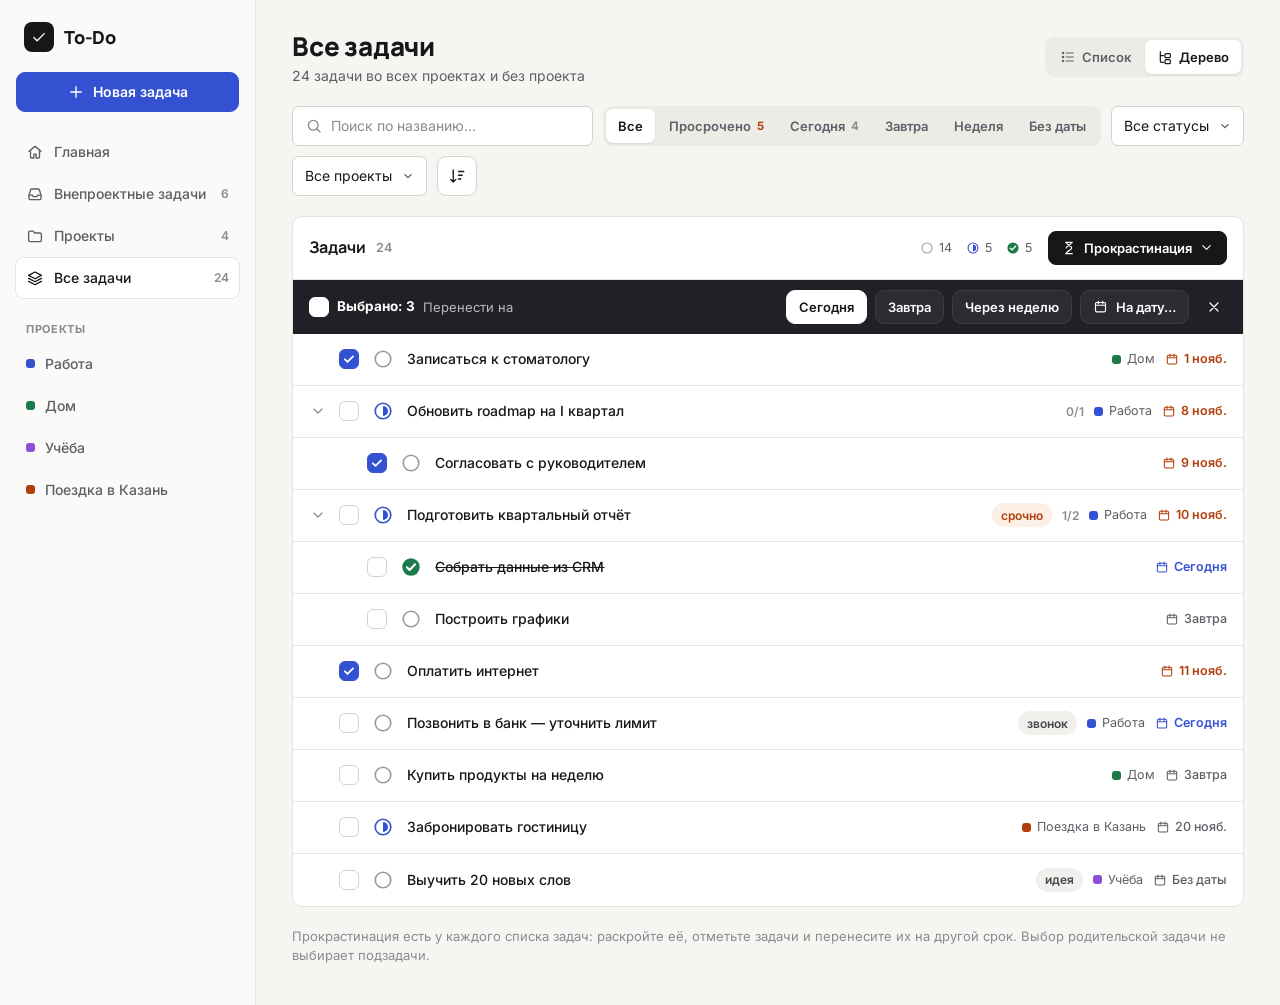
<file: todo-design/screens/all-tasks.html>
<!doctype html>
<html lang="ru">
<head>
<meta charset="utf-8">
<meta name="viewport" content="width=device-width, initial-scale=1">
<title>Все задачи — To-Do</title>
<link rel="preconnect" href="https://fonts.googleapis.com"><link href="https://fonts.googleapis.com/css2?family=Inter:wght@400;500;600;700&amp;family=Manrope:wght@600;700;800&amp;display=swap" rel="stylesheet">
<link rel="stylesheet" href="../styles.css">
</head>
<body>
<div class="app">
<aside class="side">
<div class="brand"><span class="logo"><svg class="ic" width="18" height="18" viewBox="0 0 24 24" fill="none" stroke="currentColor" stroke-width="1.8" stroke-linecap="round" stroke-linejoin="round" aria-hidden="true"><path d="M5 12.5l4.5 4.5L19 7.5"></path></svg></span>To-Do</div>
<a class="btn pri" href="task-new.html"><svg class="ic" width="18" height="18" viewBox="0 0 24 24" fill="none" stroke="currentColor" stroke-width="1.8" stroke-linecap="round" stroke-linejoin="round" aria-hidden="true"><path d="M12 5v14M5 12h14"></path></svg>Новая задача</a>
<nav class="nav" aria-label="Разделы"><a href="home.html"><svg class="ic" width="18" height="18" viewBox="0 0 24 24" fill="none" stroke="currentColor" stroke-width="1.8" stroke-linecap="round" stroke-linejoin="round" aria-hidden="true"><path d="M4 11l8-6.5 8 6.5"></path><path d="M6 9.5V19a1 1 0 0 0 1 1h3.5v-5h3v5H17a1 1 0 0 0 1-1V9.5"></path></svg><span>Главная</span><span class="cnt"></span></a><a href="tasks-no-project.html"><svg class="ic" width="18" height="18" viewBox="0 0 24 24" fill="none" stroke="currentColor" stroke-width="1.8" stroke-linecap="round" stroke-linejoin="round" aria-hidden="true"><path d="M4 13.5l2.2-7.2A1.5 1.5 0 0 1 7.6 5.3h8.8a1.5 1.5 0 0 1 1.4 1l2.2 7.2V18a1.5 1.5 0 0 1-1.5 1.5h-13A1.5 1.5 0 0 1 4 18z"></path><path d="M4 13.5h4.5l1 2h5l1-2H20"></path></svg><span>Внепроектные задачи</span><span class="cnt">6</span></a><a href="projects.html"><svg class="ic" width="18" height="18" viewBox="0 0 24 24" fill="none" stroke="currentColor" stroke-width="1.8" stroke-linecap="round" stroke-linejoin="round" aria-hidden="true"><path d="M3.5 7.5a2 2 0 0 1 2-2h4l2 2.5h7a2 2 0 0 1 2 2v7.5a2 2 0 0 1-2 2h-13a2 2 0 0 1-2-2z"></path></svg><span>Проекты</span><span class="cnt">4</span></a><a href="all-tasks.html" class="on" aria-current="page"><svg class="ic" width="18" height="18" viewBox="0 0 24 24" fill="none" stroke="currentColor" stroke-width="1.8" stroke-linecap="round" stroke-linejoin="round" aria-hidden="true"><path d="M12 4l8.5 4.5L12 13 3.5 8.5z"></path><path d="M3.5 12.5L12 17l8.5-4.5"></path><path d="M3.5 16.5L12 21l8.5-4.5"></path></svg><span>Все задачи</span><span class="cnt">24</span></a></nav>
<div class="nav"><div class="navh">Проекты</div><a href="projects.html"><span class="dot" style="background:#3451D1"></span><span>Работа</span></a><a href="projects.html"><span class="dot" style="background:#1D7A4C"></span><span>Дом</span></a><a href="projects.html"><span class="dot" style="background:#8A4FD8"></span><span>Учёба</span></a><a href="projects.html"><span class="dot" style="background:#B23F0B"></span><span>Поездка в Казань</span></a></div>
</aside>
<main class="main">
<div class="head"><div><h1>Все задачи</h1><div class="sub">24 задачи во всех проектах и без проекта</div></div><div class="sp"></div>
<div class="seg" role="group" aria-label="Вид"><button type="button"><svg class="ic" width="16" height="16" viewBox="0 0 24 24" fill="none" stroke="currentColor" stroke-width="1.8" stroke-linecap="round" stroke-linejoin="round" aria-hidden="true"><path d="M9 6h11M9 12h11M9 18h11"></path><circle cx="4.5" cy="6" r="1"></circle><circle cx="4.5" cy="12" r="1"></circle><circle cx="4.5" cy="18" r="1"></circle></svg>Список</button><button class="on" type="button"><svg class="ic" width="16" height="16" viewBox="0 0 24 24" fill="none" stroke="currentColor" stroke-width="1.8" stroke-linecap="round" stroke-linejoin="round" aria-hidden="true"><path d="M5 4v14a2 2 0 0 0 2 2h3M5 10h5"></path><rect x="12" y="7" width="8" height="6" rx="1.5"></rect><rect x="12" y="16" width="8" height="6" rx="1.5"></rect></svg>Дерево</button></div></div>
<div class="toolbar">
<label class="input"><svg class="ic" width="18" height="18" viewBox="0 0 24 24" fill="none" stroke="currentColor" stroke-width="1.8" stroke-linecap="round" stroke-linejoin="round" aria-hidden="true"><circle cx="11" cy="11" r="6.5"></circle><path d="M20 20l-4.2-4.2"></path></svg><input type="text" placeholder="Поиск по названию…" aria-label="Поиск"></label>
<div class="seg" role="group" aria-label="Срок"><button class="on" type="button">Все</button><button type="button">Просрочено <span class="n hot">5</span></button><button type="button">Сегодня <span class="n">4</span></button><button type="button">Завтра</button><button type="button">Неделя</button><button type="button">Без даты</button></div>
<select class="select" aria-label="Статус"><option>Все статусы</option><option>Ожидает</option><option>В работе</option><option>Исполнено</option></select>
<select class="select" aria-label="Проект"><option>Все проекты</option><option>Без проекта</option><option>Работа</option><option>Дом</option></select>
<button class="btn icon" type="button" aria-label="Сортировка: по сроку" title="Сортировка: по сроку ↑ / ↓, по названию"><svg class="ic" width="18" height="18" viewBox="0 0 24 24" fill="none" stroke="currentColor" stroke-width="1.8" stroke-linecap="round" stroke-linejoin="round" aria-hidden="true"><path d="M7 4v16M3.5 16.5L7 20l3.5-3.5M14 6h7M14 11h5M14 16h3"></path></svg></button>
</div>
<div class="card" style="overflow:hidden">
<div class="lhead"><h2>Задачи</h2><span class="c">24</span><div class="sp"></div>
<div style="display:flex;gap:14px;font-size:12.5px;color:var(--muted);margin-right:6px"><span style="display:flex;gap:5px;align-items:center"><svg width="14" height="14" viewBox="0 0 24 24" aria-hidden="true"><circle cx="12" cy="12" r="8.5" stroke="#9A9BA2" stroke-width="1.8" fill="none"></circle></svg>14</span><span style="display:flex;gap:5px;align-items:center"><svg width="14" height="14" viewBox="0 0 24 24" aria-hidden="true"><circle cx="12" cy="12" r="8.5" stroke="#3451D1" stroke-width="1.8" fill="none"></circle><path d="M12 6.5a5.5 5.5 0 0 1 0 11z" fill="#3451D1"></path></svg>5</span><span style="display:flex;gap:5px;align-items:center"><svg width="14" height="14" viewBox="0 0 24 24" aria-hidden="true"><circle cx="12" cy="12" r="9.5" fill="#1D7A4C"></circle><path d="M7.5 12.3l3 3 6-6.3" stroke="#fff" stroke-width="2.2" fill="none" stroke-linecap="round" stroke-linejoin="round"></path></svg>5</span></div>
<button class="ptog on" type="button" aria-expanded="true"><svg class="ic" width="16" height="16" viewBox="0 0 24 24" fill="none" stroke="currentColor" stroke-width="1.8" stroke-linecap="round" stroke-linejoin="round" aria-hidden="true"><path d="M7 3.5h10M7 20.5h10M8 3.5c0 4.5 8 4.5 8 8.5s-8 4-8 8.5M16 3.5c0 4.5-8 4.5-8 8.5"></path></svg>Прокрастинация<svg class="ic" width="15" height="15" viewBox="0 0 24 24" fill="none" stroke="currentColor" stroke-width="1.8" stroke-linecap="round" stroke-linejoin="round" aria-hidden="true"><path d="M6 9l6 6 6-6"></path></svg></button></div>
<div class="pbar" role="region" aria-label="Перенос выбранных задач"><input type="checkbox" class="cb" aria-label="Выбрать все" style="border-color:#fff"><b style="font-size:13.5px">Выбрано: 3</b><span class="muted">Перенести на</span><div class="sp"></div><button class="btn pri" type="button">Сегодня</button><button class="btn" type="button">Завтра</button><button class="btn" type="button">Через неделю</button><button class="btn" type="button"><svg class="ic" width="15" height="15" viewBox="0 0 24 24" fill="none" stroke="currentColor" stroke-width="1.8" stroke-linecap="round" stroke-linejoin="round" aria-hidden="true"><rect x="4" y="5.5" width="16" height="15" rx="2"></rect><path d="M4 10h16M8.5 3.5v4M15.5 3.5v4"></path></svg>На дату…</button><button class="btn icon" type="button" aria-label="Свернуть прокрастинацию" style="width:34px;border-color:transparent;background:transparent"><svg class="ic" width="16" height="16" viewBox="0 0 24 24" fill="none" stroke="currentColor" stroke-width="1.8" stroke-linecap="round" stroke-linejoin="round" aria-hidden="true"><path d="M6 6l12 12M18 6L6 18"></path></svg></button></div>
<div class="trow st-w" style="padding-left:16px"><span class="tw"></span><input type="checkbox" class="cb" aria-label="Выбрать: Записаться к стоматологу" checked><button class="st" type="button" aria-label="Статус «Ожидает»: Записаться к стоматологу" title="Ожидает — нажмите, чтобы сменить"><svg width="22" height="22" viewBox="0 0 24 24" aria-hidden="true"><circle cx="12" cy="12" r="8.5" stroke="#9A9BA2" stroke-width="1.8" fill="none"></circle></svg></button><a class="t" href="task-card.html" style="color:inherit">Записаться к стоматологу</a><span class="meta"><span class="proj"><span class="dot" style="background:#1D7A4C"></span>Дом</span><span class="date od"><svg class="ic" width="14" height="14" viewBox="0 0 24 24" fill="none" stroke="currentColor" stroke-width="1.8" stroke-linecap="round" stroke-linejoin="round" aria-hidden="true"><rect x="4" y="5.5" width="16" height="15" rx="2"></rect><path d="M4 10h16M8.5 3.5v4M15.5 3.5v4"></path></svg>1 нояб.</span></span></div><div class="trow st-p" style="padding-left:16px"><span class="tw"><svg class="ic" width="16" height="16" viewBox="0 0 24 24" fill="none" stroke="currentColor" stroke-width="1.8" stroke-linecap="round" stroke-linejoin="round" aria-hidden="true"><path d="M6 9l6 6 6-6"></path></svg></span><input type="checkbox" class="cb" aria-label="Выбрать: Обновить roadmap на I квартал"><button class="st" type="button" aria-label="Статус «В работе»: Обновить roadmap на I квартал" title="В работе — нажмите, чтобы сменить"><svg width="22" height="22" viewBox="0 0 24 24" aria-hidden="true"><circle cx="12" cy="12" r="8.5" stroke="#3451D1" stroke-width="1.8" fill="none"></circle><path d="M12 6.5a5.5 5.5 0 0 1 0 11z" fill="#3451D1"></path></svg></button><a class="t" href="task-card.html" style="color:inherit">Обновить roadmap на I квартал</a><span class="meta"><span class="sub-n">0/1</span><span class="proj"><span class="dot" style="background:#3451D1"></span>Работа</span><span class="date od"><svg class="ic" width="14" height="14" viewBox="0 0 24 24" fill="none" stroke="currentColor" stroke-width="1.8" stroke-linecap="round" stroke-linejoin="round" aria-hidden="true"><rect x="4" y="5.5" width="16" height="15" rx="2"></rect><path d="M4 10h16M8.5 3.5v4M15.5 3.5v4"></path></svg>8 нояб.</span></span></div><div class="trow st-w" style="padding-left:44px"><span class="tw"></span><input type="checkbox" class="cb" aria-label="Выбрать: Согласовать с руководителем" checked><button class="st" type="button" aria-label="Статус «Ожидает»: Согласовать с руководителем" title="Ожидает — нажмите, чтобы сменить"><svg width="22" height="22" viewBox="0 0 24 24" aria-hidden="true"><circle cx="12" cy="12" r="8.5" stroke="#9A9BA2" stroke-width="1.8" fill="none"></circle></svg></button><a class="t" href="task-card.html" style="color:inherit">Согласовать с руководителем</a><span class="meta"><span class="date od"><svg class="ic" width="14" height="14" viewBox="0 0 24 24" fill="none" stroke="currentColor" stroke-width="1.8" stroke-linecap="round" stroke-linejoin="round" aria-hidden="true"><rect x="4" y="5.5" width="16" height="15" rx="2"></rect><path d="M4 10h16M8.5 3.5v4M15.5 3.5v4"></path></svg>9 нояб.</span></span></div><div class="trow st-p" style="padding-left:16px"><span class="tw"><svg class="ic" width="16" height="16" viewBox="0 0 24 24" fill="none" stroke="currentColor" stroke-width="1.8" stroke-linecap="round" stroke-linejoin="round" aria-hidden="true"><path d="M6 9l6 6 6-6"></path></svg></span><input type="checkbox" class="cb" aria-label="Выбрать: Подготовить квартальный отчёт"><button class="st" type="button" aria-label="Статус «В работе»: Подготовить квартальный отчёт" title="В работе — нажмите, чтобы сменить"><svg width="22" height="22" viewBox="0 0 24 24" aria-hidden="true"><circle cx="12" cy="12" r="8.5" stroke="#3451D1" stroke-width="1.8" fill="none"></circle><path d="M12 6.5a5.5 5.5 0 0 1 0 11z" fill="#3451D1"></path></svg></button><a class="t" href="task-card.html" style="color:inherit">Подготовить квартальный отчёт</a><span class="meta"><span class="chip hot">срочно</span><span class="sub-n">1/2</span><span class="proj"><span class="dot" style="background:#3451D1"></span>Работа</span><span class="date od"><svg class="ic" width="14" height="14" viewBox="0 0 24 24" fill="none" stroke="currentColor" stroke-width="1.8" stroke-linecap="round" stroke-linejoin="round" aria-hidden="true"><rect x="4" y="5.5" width="16" height="15" rx="2"></rect><path d="M4 10h16M8.5 3.5v4M15.5 3.5v4"></path></svg>10 нояб.</span></span></div><div class="trow st-d" style="padding-left:44px"><span class="tw"></span><input type="checkbox" class="cb" aria-label="Выбрать: Собрать данные из CRM"><button class="st" type="button" aria-label="Статус «Исполнено»: Собрать данные из CRM" title="Исполнено — нажмите, чтобы сменить"><svg width="22" height="22" viewBox="0 0 24 24" aria-hidden="true"><circle cx="12" cy="12" r="9.5" fill="#1D7A4C"></circle><path d="M7.5 12.3l3 3 6-6.3" stroke="#fff" stroke-width="2.2" fill="none" stroke-linecap="round" stroke-linejoin="round"></path></svg></button><a class="t" href="task-card.html" style="color:inherit">Собрать данные из CRM</a><span class="meta"><span class="date today"><svg class="ic" width="14" height="14" viewBox="0 0 24 24" fill="none" stroke="currentColor" stroke-width="1.8" stroke-linecap="round" stroke-linejoin="round" aria-hidden="true"><rect x="4" y="5.5" width="16" height="15" rx="2"></rect><path d="M4 10h16M8.5 3.5v4M15.5 3.5v4"></path></svg>Сегодня</span></span></div><div class="trow st-w" style="padding-left:44px"><span class="tw"></span><input type="checkbox" class="cb" aria-label="Выбрать: Построить графики"><button class="st" type="button" aria-label="Статус «Ожидает»: Построить графики" title="Ожидает — нажмите, чтобы сменить"><svg width="22" height="22" viewBox="0 0 24 24" aria-hidden="true"><circle cx="12" cy="12" r="8.5" stroke="#9A9BA2" stroke-width="1.8" fill="none"></circle></svg></button><a class="t" href="task-card.html" style="color:inherit">Построить графики</a><span class="meta"><span class="date "><svg class="ic" width="14" height="14" viewBox="0 0 24 24" fill="none" stroke="currentColor" stroke-width="1.8" stroke-linecap="round" stroke-linejoin="round" aria-hidden="true"><rect x="4" y="5.5" width="16" height="15" rx="2"></rect><path d="M4 10h16M8.5 3.5v4M15.5 3.5v4"></path></svg>Завтра</span></span></div><div class="trow st-w" style="padding-left:16px"><span class="tw"></span><input type="checkbox" class="cb" aria-label="Выбрать: Оплатить интернет" checked><button class="st" type="button" aria-label="Статус «Ожидает»: Оплатить интернет" title="Ожидает — нажмите, чтобы сменить"><svg width="22" height="22" viewBox="0 0 24 24" aria-hidden="true"><circle cx="12" cy="12" r="8.5" stroke="#9A9BA2" stroke-width="1.8" fill="none"></circle></svg></button><a class="t" href="task-card.html" style="color:inherit">Оплатить интернет</a><span class="meta"><span class="date od"><svg class="ic" width="14" height="14" viewBox="0 0 24 24" fill="none" stroke="currentColor" stroke-width="1.8" stroke-linecap="round" stroke-linejoin="round" aria-hidden="true"><rect x="4" y="5.5" width="16" height="15" rx="2"></rect><path d="M4 10h16M8.5 3.5v4M15.5 3.5v4"></path></svg>11 нояб.</span></span></div><div class="trow st-w" style="padding-left:16px"><span class="tw"></span><input type="checkbox" class="cb" aria-label="Выбрать: Позвонить в банк — уточнить лимит"><button class="st" type="button" aria-label="Статус «Ожидает»: Позвонить в банк — уточнить лимит" title="Ожидает — нажмите, чтобы сменить"><svg width="22" height="22" viewBox="0 0 24 24" aria-hidden="true"><circle cx="12" cy="12" r="8.5" stroke="#9A9BA2" stroke-width="1.8" fill="none"></circle></svg></button><a class="t" href="task-card.html" style="color:inherit">Позвонить в банк — уточнить лимит</a><span class="meta"><span class="chip">звонок</span><span class="proj"><span class="dot" style="background:#3451D1"></span>Работа</span><span class="date today"><svg class="ic" width="14" height="14" viewBox="0 0 24 24" fill="none" stroke="currentColor" stroke-width="1.8" stroke-linecap="round" stroke-linejoin="round" aria-hidden="true"><rect x="4" y="5.5" width="16" height="15" rx="2"></rect><path d="M4 10h16M8.5 3.5v4M15.5 3.5v4"></path></svg>Сегодня</span></span></div><div class="trow st-w" style="padding-left:16px"><span class="tw"></span><input type="checkbox" class="cb" aria-label="Выбрать: Купить продукты на неделю"><button class="st" type="button" aria-label="Статус «Ожидает»: Купить продукты на неделю" title="Ожидает — нажмите, чтобы сменить"><svg width="22" height="22" viewBox="0 0 24 24" aria-hidden="true"><circle cx="12" cy="12" r="8.5" stroke="#9A9BA2" stroke-width="1.8" fill="none"></circle></svg></button><a class="t" href="task-card.html" style="color:inherit">Купить продукты на неделю</a><span class="meta"><span class="proj"><span class="dot" style="background:#1D7A4C"></span>Дом</span><span class="date "><svg class="ic" width="14" height="14" viewBox="0 0 24 24" fill="none" stroke="currentColor" stroke-width="1.8" stroke-linecap="round" stroke-linejoin="round" aria-hidden="true"><rect x="4" y="5.5" width="16" height="15" rx="2"></rect><path d="M4 10h16M8.5 3.5v4M15.5 3.5v4"></path></svg>Завтра</span></span></div><div class="trow st-p" style="padding-left:16px"><span class="tw"></span><input type="checkbox" class="cb" aria-label="Выбрать: Забронировать гостиницу"><button class="st" type="button" aria-label="Статус «В работе»: Забронировать гостиницу" title="В работе — нажмите, чтобы сменить"><svg width="22" height="22" viewBox="0 0 24 24" aria-hidden="true"><circle cx="12" cy="12" r="8.5" stroke="#3451D1" stroke-width="1.8" fill="none"></circle><path d="M12 6.5a5.5 5.5 0 0 1 0 11z" fill="#3451D1"></path></svg></button><a class="t" href="task-card.html" style="color:inherit">Забронировать гостиницу</a><span class="meta"><span class="proj"><span class="dot" style="background:#B23F0B"></span>Поездка в Казань</span><span class="date "><svg class="ic" width="14" height="14" viewBox="0 0 24 24" fill="none" stroke="currentColor" stroke-width="1.8" stroke-linecap="round" stroke-linejoin="round" aria-hidden="true"><rect x="4" y="5.5" width="16" height="15" rx="2"></rect><path d="M4 10h16M8.5 3.5v4M15.5 3.5v4"></path></svg>20 нояб.</span></span></div><div class="trow st-w" style="padding-left:16px"><span class="tw"></span><input type="checkbox" class="cb" aria-label="Выбрать: Выучить 20 новых слов"><button class="st" type="button" aria-label="Статус «Ожидает»: Выучить 20 новых слов" title="Ожидает — нажмите, чтобы сменить"><svg width="22" height="22" viewBox="0 0 24 24" aria-hidden="true"><circle cx="12" cy="12" r="8.5" stroke="#9A9BA2" stroke-width="1.8" fill="none"></circle></svg></button><a class="t" href="task-card.html" style="color:inherit">Выучить 20 новых слов</a><span class="meta"><span class="chip">идея</span><span class="proj"><span class="dot" style="background:#8A4FD8"></span>Учёба</span><span class="date "><svg class="ic" width="14" height="14" viewBox="0 0 24 24" fill="none" stroke="currentColor" stroke-width="1.8" stroke-linecap="round" stroke-linejoin="round" aria-hidden="true"><rect x="4" y="5.5" width="16" height="15" rx="2"></rect><path d="M4 10h16M8.5 3.5v4M15.5 3.5v4"></path></svg>Без даты</span></span></div></div>
<p style="margin:0;color:var(--faint);font-size:13px">Прокрастинация есть у каждого списка задач: раскройте её, отметьте задачи и перенесите их на другой срок. Выбор родительской задачи не выбирает подзадачи.</p>
</main>
</div>
</body>
</html>
</file>
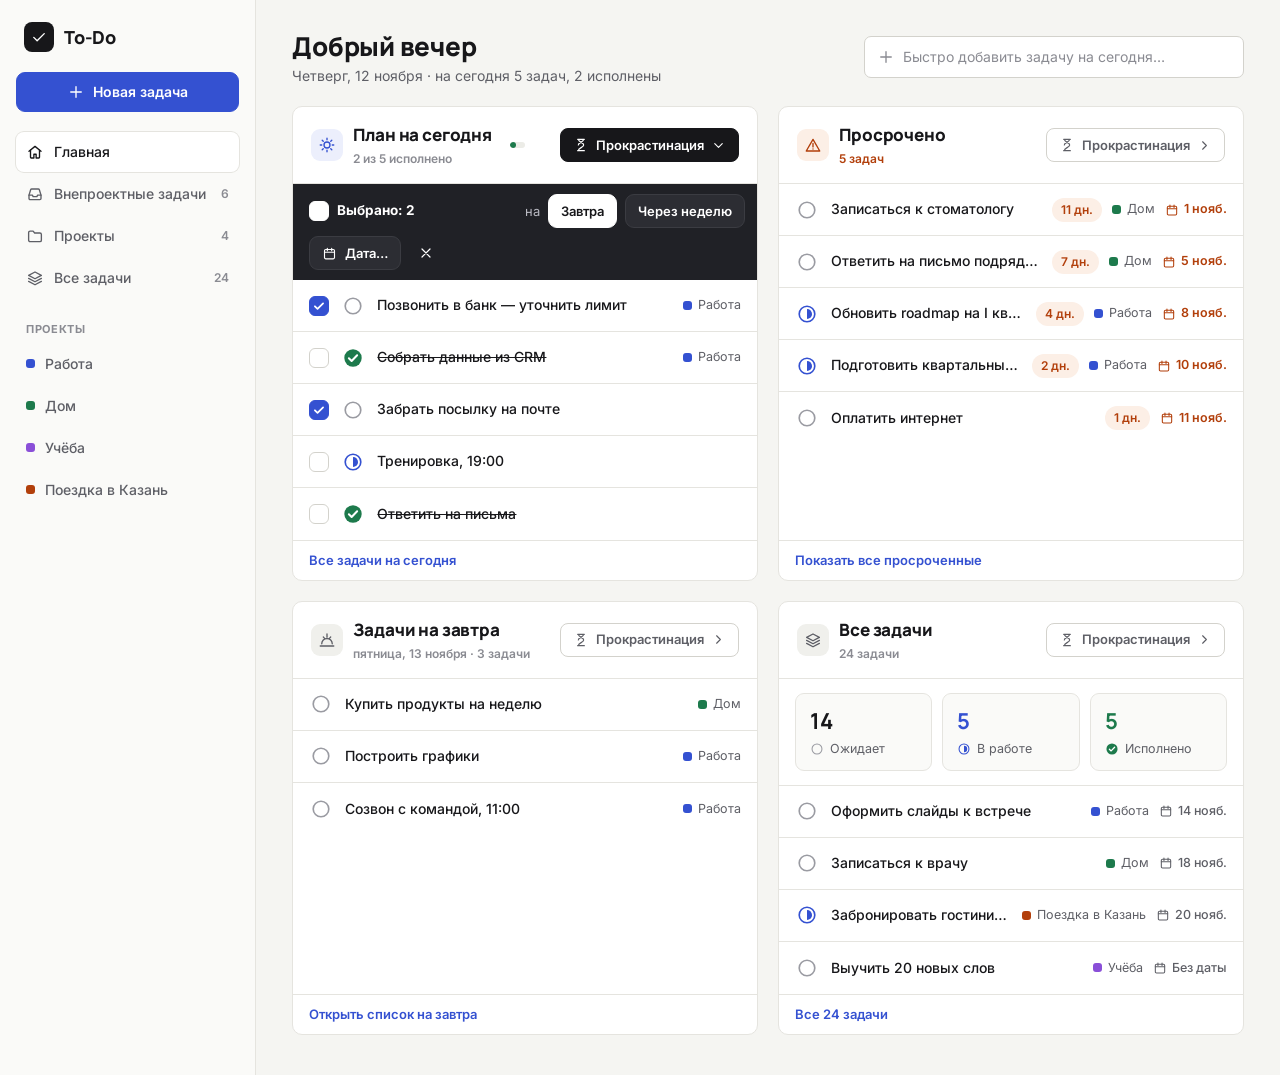
<file: todo-design/screens/home.html>
<!doctype html>
<html lang="ru">
<head>
<meta charset="utf-8">
<meta name="viewport" content="width=device-width, initial-scale=1">
<title>Главная — To-Do</title>
<link rel="preconnect" href="https://fonts.googleapis.com"><link href="https://fonts.googleapis.com/css2?family=Inter:wght@400;500;600;700&amp;family=Manrope:wght@600;700;800&amp;display=swap" rel="stylesheet">
<link rel="stylesheet" href="../styles.css">
</head>
<body>
<div class="app">
<aside class="side">
<div class="brand"><span class="logo"><svg class="ic" width="18" height="18" viewBox="0 0 24 24" fill="none" stroke="currentColor" stroke-width="1.8" stroke-linecap="round" stroke-linejoin="round" aria-hidden="true"><path d="M5 12.5l4.5 4.5L19 7.5"></path></svg></span>To-Do</div>
<a class="btn pri" href="task-new.html"><svg class="ic" width="18" height="18" viewBox="0 0 24 24" fill="none" stroke="currentColor" stroke-width="1.8" stroke-linecap="round" stroke-linejoin="round" aria-hidden="true"><path d="M12 5v14M5 12h14"></path></svg>Новая задача</a>
<nav class="nav" aria-label="Разделы"><a href="home.html" class="on" aria-current="page"><svg class="ic" width="18" height="18" viewBox="0 0 24 24" fill="none" stroke="currentColor" stroke-width="1.8" stroke-linecap="round" stroke-linejoin="round" aria-hidden="true"><path d="M4 11l8-6.5 8 6.5"></path><path d="M6 9.5V19a1 1 0 0 0 1 1h3.5v-5h3v5H17a1 1 0 0 0 1-1V9.5"></path></svg><span>Главная</span><span class="cnt"></span></a><a href="tasks-no-project.html"><svg class="ic" width="18" height="18" viewBox="0 0 24 24" fill="none" stroke="currentColor" stroke-width="1.8" stroke-linecap="round" stroke-linejoin="round" aria-hidden="true"><path d="M4 13.5l2.2-7.2A1.5 1.5 0 0 1 7.6 5.3h8.8a1.5 1.5 0 0 1 1.4 1l2.2 7.2V18a1.5 1.5 0 0 1-1.5 1.5h-13A1.5 1.5 0 0 1 4 18z"></path><path d="M4 13.5h4.5l1 2h5l1-2H20"></path></svg><span>Внепроектные задачи</span><span class="cnt">6</span></a><a href="projects.html"><svg class="ic" width="18" height="18" viewBox="0 0 24 24" fill="none" stroke="currentColor" stroke-width="1.8" stroke-linecap="round" stroke-linejoin="round" aria-hidden="true"><path d="M3.5 7.5a2 2 0 0 1 2-2h4l2 2.5h7a2 2 0 0 1 2 2v7.5a2 2 0 0 1-2 2h-13a2 2 0 0 1-2-2z"></path></svg><span>Проекты</span><span class="cnt">4</span></a><a href="all-tasks.html"><svg class="ic" width="18" height="18" viewBox="0 0 24 24" fill="none" stroke="currentColor" stroke-width="1.8" stroke-linecap="round" stroke-linejoin="round" aria-hidden="true"><path d="M12 4l8.5 4.5L12 13 3.5 8.5z"></path><path d="M3.5 12.5L12 17l8.5-4.5"></path><path d="M3.5 16.5L12 21l8.5-4.5"></path></svg><span>Все задачи</span><span class="cnt">24</span></a></nav>
<div class="nav"><div class="navh">Проекты</div><a href="projects.html"><span class="dot" style="background:#3451D1"></span><span>Работа</span></a><a href="projects.html"><span class="dot" style="background:#1D7A4C"></span><span>Дом</span></a><a href="projects.html"><span class="dot" style="background:#8A4FD8"></span><span>Учёба</span></a><a href="projects.html"><span class="dot" style="background:#B23F0B"></span><span>Поездка в Казань</span></a></div>
</aside>
<main class="main">
<div class="head"><div><h1>Добрый вечер</h1><div class="sub">Четверг, 12 ноября · на сегодня 5 задач, 2 исполнены</div></div><div class="sp"></div>
<label class="input" style="flex:0 1 380px;height:42px"><svg class="ic" width="18" height="18" viewBox="0 0 24 24" fill="none" stroke="currentColor" stroke-width="1.8" stroke-linecap="round" stroke-linejoin="round" aria-hidden="true"><path d="M12 5v14M5 12h14"></path></svg><input type="text" placeholder="Быстро добавить задачу на сегодня…" aria-label="Быстро добавить задачу"></label></div>
<div class="grid2">
<section class="card widget" aria-label="План на сегодня">
<div class="whead"><span class="wicon" style="background:var(--accent-soft);color:var(--accent)"><svg class="ic" width="18" height="18" viewBox="0 0 24 24" fill="none" stroke="currentColor" stroke-width="1.8" stroke-linecap="round" stroke-linejoin="round" aria-hidden="true"><circle cx="12" cy="12" r="4"></circle><path d="M12 3v2M12 19v2M3 12h2M19 12h2M5.6 5.6l1.4 1.4M17 17l1.4 1.4M5.6 18.4L7 17M17 7l1.4-1.4"></path></svg></span><div><h2>План на сегодня</h2><div class="sub-n" style="margin-top:2px">2 из 5 исполнено</div></div>
<div class="progress" style="max-width:120px;margin-left:8px"><i style="width:40%"></i></div><div class="sp"></div><button class="ptog on" type="button" aria-expanded="true"><svg class="ic" width="16" height="16" viewBox="0 0 24 24" fill="none" stroke="currentColor" stroke-width="1.8" stroke-linecap="round" stroke-linejoin="round" aria-hidden="true"><path d="M7 3.5h10M7 20.5h10M8 3.5c0 4.5 8 4.5 8 8.5s-8 4-8 8.5M16 3.5c0 4.5-8 4.5-8 8.5"></path></svg>Прокрастинация<svg class="ic" width="15" height="15" viewBox="0 0 24 24" fill="none" stroke="currentColor" stroke-width="1.8" stroke-linecap="round" stroke-linejoin="round" aria-hidden="true"><path d="M6 9l6 6 6-6"></path></svg></button></div>
<div class="pbar" role="region" aria-label="Перенос выбранных задач"><input type="checkbox" class="cb" aria-label="Выбрать все" style="border-color:#fff"><b style="font-size:13.5px">Выбрано: 2</b><div class="sp"></div><span class="muted">на</span><button class="btn pri" type="button">Завтра</button><button class="btn" type="button">Через неделю</button><button class="btn" type="button"><svg class="ic" width="15" height="15" viewBox="0 0 24 24" fill="none" stroke="currentColor" stroke-width="1.8" stroke-linecap="round" stroke-linejoin="round" aria-hidden="true"><rect x="4" y="5.5" width="16" height="15" rx="2"></rect><path d="M4 10h16M8.5 3.5v4M15.5 3.5v4"></path></svg>Дата…</button><button class="btn icon" type="button" aria-label="Свернуть прокрастинацию" style="width:34px;border-color:transparent;background:transparent"><svg class="ic" width="16" height="16" viewBox="0 0 24 24" fill="none" stroke="currentColor" stroke-width="1.8" stroke-linecap="round" stroke-linejoin="round" aria-hidden="true"><path d="M6 6l12 12M18 6L6 18"></path></svg></button></div>
<div><div class="trow st-w" style="padding-left:16px"><input type="checkbox" class="cb" aria-label="Выбрать: Позвонить в банк — уточнить лимит" checked><button class="st" type="button" aria-label="Статус «Ожидает»: Позвонить в банк — уточнить лимит" title="Ожидает — нажмите, чтобы сменить"><svg width="22" height="22" viewBox="0 0 24 24" aria-hidden="true"><circle cx="12" cy="12" r="8.5" stroke="#9A9BA2" stroke-width="1.8" fill="none"></circle></svg></button><a class="t" href="task-card.html" style="color:inherit">Позвонить в банк — уточнить лимит</a><span class="meta"><span class="proj"><span class="dot" style="background:#3451D1"></span>Работа</span></span></div><div class="trow st-d" style="padding-left:16px"><input type="checkbox" class="cb" aria-label="Выбрать: Собрать данные из CRM"><button class="st" type="button" aria-label="Статус «Исполнено»: Собрать данные из CRM" title="Исполнено — нажмите, чтобы сменить"><svg width="22" height="22" viewBox="0 0 24 24" aria-hidden="true"><circle cx="12" cy="12" r="9.5" fill="#1D7A4C"></circle><path d="M7.5 12.3l3 3 6-6.3" stroke="#fff" stroke-width="2.2" fill="none" stroke-linecap="round" stroke-linejoin="round"></path></svg></button><a class="t" href="task-card.html" style="color:inherit">Собрать данные из CRM</a><span class="meta"><span class="proj"><span class="dot" style="background:#3451D1"></span>Работа</span></span></div><div class="trow st-w" style="padding-left:16px"><input type="checkbox" class="cb" aria-label="Выбрать: Забрать посылку на почте" checked><button class="st" type="button" aria-label="Статус «Ожидает»: Забрать посылку на почте" title="Ожидает — нажмите, чтобы сменить"><svg width="22" height="22" viewBox="0 0 24 24" aria-hidden="true"><circle cx="12" cy="12" r="8.5" stroke="#9A9BA2" stroke-width="1.8" fill="none"></circle></svg></button><a class="t" href="task-card.html" style="color:inherit">Забрать посылку на почте</a><span class="meta"></span></div><div class="trow st-p" style="padding-left:16px"><input type="checkbox" class="cb" aria-label="Выбрать: Тренировка, 19:00"><button class="st" type="button" aria-label="Статус «В работе»: Тренировка, 19:00" title="В работе — нажмите, чтобы сменить"><svg width="22" height="22" viewBox="0 0 24 24" aria-hidden="true"><circle cx="12" cy="12" r="8.5" stroke="#3451D1" stroke-width="1.8" fill="none"></circle><path d="M12 6.5a5.5 5.5 0 0 1 0 11z" fill="#3451D1"></path></svg></button><a class="t" href="task-card.html" style="color:inherit">Тренировка, 19:00</a><span class="meta"></span></div><div class="trow st-d" style="padding-left:16px"><input type="checkbox" class="cb" aria-label="Выбрать: Ответить на письма"><button class="st" type="button" aria-label="Статус «Исполнено»: Ответить на письма" title="Исполнено — нажмите, чтобы сменить"><svg width="22" height="22" viewBox="0 0 24 24" aria-hidden="true"><circle cx="12" cy="12" r="9.5" fill="#1D7A4C"></circle><path d="M7.5 12.3l3 3 6-6.3" stroke="#fff" stroke-width="2.2" fill="none" stroke-linecap="round" stroke-linejoin="round"></path></svg></button><a class="t" href="task-card.html" style="color:inherit">Ответить на письма</a><span class="meta"></span></div></div>
<div class="wfoot"><a href="all-tasks.html">Все задачи на сегодня</a></div>
</section>
<section class="card widget" aria-label="Просрочено">
<div class="whead"><span class="wicon" style="background:var(--warn-soft);color:var(--warn)"><svg class="ic" width="18" height="18" viewBox="0 0 24 24" fill="none" stroke="currentColor" stroke-width="1.8" stroke-linecap="round" stroke-linejoin="round" aria-hidden="true"><path d="M12 4.5l9 15.5H3z"></path><path d="M12 10v4.5M12 17.2v.1"></path></svg></span><div><h2>Просрочено</h2><div class="sub-n" style="margin-top:2px;color:var(--warn)">5 задач</div></div><div class="sp"></div><button class="ptog" type="button" aria-expanded="false"><svg class="ic" width="16" height="16" viewBox="0 0 24 24" fill="none" stroke="currentColor" stroke-width="1.8" stroke-linecap="round" stroke-linejoin="round" aria-hidden="true"><path d="M7 3.5h10M7 20.5h10M8 3.5c0 4.5 8 4.5 8 8.5s-8 4-8 8.5M16 3.5c0 4.5-8 4.5-8 8.5"></path></svg>Прокрастинация<svg class="ic" width="15" height="15" viewBox="0 0 24 24" fill="none" stroke="currentColor" stroke-width="1.8" stroke-linecap="round" stroke-linejoin="round" aria-hidden="true"><path d="M9 6l6 6-6 6"></path></svg></button></div>
<div><div class="trow st-w" style="padding-left:16px"><button class="st" type="button" aria-label="Статус «Ожидает»: Записаться к стоматологу" title="Ожидает — нажмите, чтобы сменить"><svg width="22" height="22" viewBox="0 0 24 24" aria-hidden="true"><circle cx="12" cy="12" r="8.5" stroke="#9A9BA2" stroke-width="1.8" fill="none"></circle></svg></button><a class="t" href="task-card.html" style="color:inherit">Записаться к стоматологу</a><span class="meta"><span class="chip hot">11 дн.</span><span class="proj"><span class="dot" style="background:#1D7A4C"></span>Дом</span><span class="date od"><svg class="ic" width="14" height="14" viewBox="0 0 24 24" fill="none" stroke="currentColor" stroke-width="1.8" stroke-linecap="round" stroke-linejoin="round" aria-hidden="true"><rect x="4" y="5.5" width="16" height="15" rx="2"></rect><path d="M4 10h16M8.5 3.5v4M15.5 3.5v4"></path></svg>1 нояб.</span></span></div><div class="trow st-w" style="padding-left:16px"><button class="st" type="button" aria-label="Статус «Ожидает»: Ответить на письмо подрядчика" title="Ожидает — нажмите, чтобы сменить"><svg width="22" height="22" viewBox="0 0 24 24" aria-hidden="true"><circle cx="12" cy="12" r="8.5" stroke="#9A9BA2" stroke-width="1.8" fill="none"></circle></svg></button><a class="t" href="task-card.html" style="color:inherit">Ответить на письмо подрядчика</a><span class="meta"><span class="chip hot">7 дн.</span><span class="proj"><span class="dot" style="background:#1D7A4C"></span>Дом</span><span class="date od"><svg class="ic" width="14" height="14" viewBox="0 0 24 24" fill="none" stroke="currentColor" stroke-width="1.8" stroke-linecap="round" stroke-linejoin="round" aria-hidden="true"><rect x="4" y="5.5" width="16" height="15" rx="2"></rect><path d="M4 10h16M8.5 3.5v4M15.5 3.5v4"></path></svg>5 нояб.</span></span></div><div class="trow st-p" style="padding-left:16px"><button class="st" type="button" aria-label="Статус «В работе»: Обновить roadmap на I квартал" title="В работе — нажмите, чтобы сменить"><svg width="22" height="22" viewBox="0 0 24 24" aria-hidden="true"><circle cx="12" cy="12" r="8.5" stroke="#3451D1" stroke-width="1.8" fill="none"></circle><path d="M12 6.5a5.5 5.5 0 0 1 0 11z" fill="#3451D1"></path></svg></button><a class="t" href="task-card.html" style="color:inherit">Обновить roadmap на I квартал</a><span class="meta"><span class="chip hot">4 дн.</span><span class="proj"><span class="dot" style="background:#3451D1"></span>Работа</span><span class="date od"><svg class="ic" width="14" height="14" viewBox="0 0 24 24" fill="none" stroke="currentColor" stroke-width="1.8" stroke-linecap="round" stroke-linejoin="round" aria-hidden="true"><rect x="4" y="5.5" width="16" height="15" rx="2"></rect><path d="M4 10h16M8.5 3.5v4M15.5 3.5v4"></path></svg>8 нояб.</span></span></div><div class="trow st-p" style="padding-left:16px"><button class="st" type="button" aria-label="Статус «В работе»: Подготовить квартальный отчёт" title="В работе — нажмите, чтобы сменить"><svg width="22" height="22" viewBox="0 0 24 24" aria-hidden="true"><circle cx="12" cy="12" r="8.5" stroke="#3451D1" stroke-width="1.8" fill="none"></circle><path d="M12 6.5a5.5 5.5 0 0 1 0 11z" fill="#3451D1"></path></svg></button><a class="t" href="task-card.html" style="color:inherit">Подготовить квартальный отчёт</a><span class="meta"><span class="chip hot">2 дн.</span><span class="proj"><span class="dot" style="background:#3451D1"></span>Работа</span><span class="date od"><svg class="ic" width="14" height="14" viewBox="0 0 24 24" fill="none" stroke="currentColor" stroke-width="1.8" stroke-linecap="round" stroke-linejoin="round" aria-hidden="true"><rect x="4" y="5.5" width="16" height="15" rx="2"></rect><path d="M4 10h16M8.5 3.5v4M15.5 3.5v4"></path></svg>10 нояб.</span></span></div><div class="trow st-w" style="padding-left:16px"><button class="st" type="button" aria-label="Статус «Ожидает»: Оплатить интернет" title="Ожидает — нажмите, чтобы сменить"><svg width="22" height="22" viewBox="0 0 24 24" aria-hidden="true"><circle cx="12" cy="12" r="8.5" stroke="#9A9BA2" stroke-width="1.8" fill="none"></circle></svg></button><a class="t" href="task-card.html" style="color:inherit">Оплатить интернет</a><span class="meta"><span class="chip hot">1 дн.</span><span class="date od"><svg class="ic" width="14" height="14" viewBox="0 0 24 24" fill="none" stroke="currentColor" stroke-width="1.8" stroke-linecap="round" stroke-linejoin="round" aria-hidden="true"><rect x="4" y="5.5" width="16" height="15" rx="2"></rect><path d="M4 10h16M8.5 3.5v4M15.5 3.5v4"></path></svg>11 нояб.</span></span></div></div>
<div class="wfoot"><a href="all-tasks.html">Показать все просроченные</a></div>
</section>
<section class="card widget" aria-label="Задачи на завтра">
<div class="whead"><span class="wicon" style="background:#F0F0EC;color:var(--muted)"><svg class="ic" width="18" height="18" viewBox="0 0 24 24" fill="none" stroke="currentColor" stroke-width="1.8" stroke-linecap="round" stroke-linejoin="round" aria-hidden="true"><path d="M5 17a7 7 0 0 1 14 0M3 20h18M12 4v4M8.5 9.5l-1.4-1.4M15.5 9.5l1.4-1.4"></path></svg></span><div><h2>Задачи на завтра</h2><div class="sub-n" style="margin-top:2px">пятница, 13 ноября · 3 задачи</div></div><div class="sp"></div><button class="ptog" type="button" aria-expanded="false"><svg class="ic" width="16" height="16" viewBox="0 0 24 24" fill="none" stroke="currentColor" stroke-width="1.8" stroke-linecap="round" stroke-linejoin="round" aria-hidden="true"><path d="M7 3.5h10M7 20.5h10M8 3.5c0 4.5 8 4.5 8 8.5s-8 4-8 8.5M16 3.5c0 4.5-8 4.5-8 8.5"></path></svg>Прокрастинация<svg class="ic" width="15" height="15" viewBox="0 0 24 24" fill="none" stroke="currentColor" stroke-width="1.8" stroke-linecap="round" stroke-linejoin="round" aria-hidden="true"><path d="M9 6l6 6-6 6"></path></svg></button></div>
<div><div class="trow st-w" style="padding-left:16px"><button class="st" type="button" aria-label="Статус «Ожидает»: Купить продукты на неделю" title="Ожидает — нажмите, чтобы сменить"><svg width="22" height="22" viewBox="0 0 24 24" aria-hidden="true"><circle cx="12" cy="12" r="8.5" stroke="#9A9BA2" stroke-width="1.8" fill="none"></circle></svg></button><a class="t" href="task-card.html" style="color:inherit">Купить продукты на неделю</a><span class="meta"><span class="proj"><span class="dot" style="background:#1D7A4C"></span>Дом</span></span></div><div class="trow st-w" style="padding-left:16px"><button class="st" type="button" aria-label="Статус «Ожидает»: Построить графики" title="Ожидает — нажмите, чтобы сменить"><svg width="22" height="22" viewBox="0 0 24 24" aria-hidden="true"><circle cx="12" cy="12" r="8.5" stroke="#9A9BA2" stroke-width="1.8" fill="none"></circle></svg></button><a class="t" href="task-card.html" style="color:inherit">Построить графики</a><span class="meta"><span class="proj"><span class="dot" style="background:#3451D1"></span>Работа</span></span></div><div class="trow st-w" style="padding-left:16px"><button class="st" type="button" aria-label="Статус «Ожидает»: Созвон с командой, 11:00" title="Ожидает — нажмите, чтобы сменить"><svg width="22" height="22" viewBox="0 0 24 24" aria-hidden="true"><circle cx="12" cy="12" r="8.5" stroke="#9A9BA2" stroke-width="1.8" fill="none"></circle></svg></button><a class="t" href="task-card.html" style="color:inherit">Созвон с командой, 11:00</a><span class="meta"><span class="proj"><span class="dot" style="background:#3451D1"></span>Работа</span></span></div></div>
<div class="wfoot"><a href="all-tasks.html">Открыть список на завтра</a></div>
</section>
<section class="card widget" aria-label="Все задачи">
<div class="whead"><span class="wicon" style="background:#F0F0EC;color:var(--muted)"><svg class="ic" width="18" height="18" viewBox="0 0 24 24" fill="none" stroke="currentColor" stroke-width="1.8" stroke-linecap="round" stroke-linejoin="round" aria-hidden="true"><path d="M12 4l8.5 4.5L12 13 3.5 8.5z"></path><path d="M3.5 12.5L12 17l8.5-4.5"></path><path d="M3.5 16.5L12 21l8.5-4.5"></path></svg></span><div><h2>Все задачи</h2><div class="sub-n" style="margin-top:2px">24 задачи</div></div><div class="sp"></div><button class="ptog" type="button" aria-expanded="false"><svg class="ic" width="16" height="16" viewBox="0 0 24 24" fill="none" stroke="currentColor" stroke-width="1.8" stroke-linecap="round" stroke-linejoin="round" aria-hidden="true"><path d="M7 3.5h10M7 20.5h10M8 3.5c0 4.5 8 4.5 8 8.5s-8 4-8 8.5M16 3.5c0 4.5-8 4.5-8 8.5"></path></svg>Прокрастинация<svg class="ic" width="15" height="15" viewBox="0 0 24 24" fill="none" stroke="currentColor" stroke-width="1.8" stroke-linecap="round" stroke-linejoin="round" aria-hidden="true"><path d="M9 6l6 6-6 6"></path></svg></button></div>
<div style="display:flex;flex-wrap:wrap;gap:10px;padding:14px 16px;border-bottom:1px solid var(--line)">
<div class="stat"><b>14</b><span><svg width="14" height="14" viewBox="0 0 24 24" aria-hidden="true"><circle cx="12" cy="12" r="8.5" stroke="#9A9BA2" stroke-width="1.8" fill="none"></circle></svg>Ожидает</span></div><div class="stat"><b style="color:var(--accent)">5</b><span><svg width="14" height="14" viewBox="0 0 24 24" aria-hidden="true"><circle cx="12" cy="12" r="8.5" stroke="#3451D1" stroke-width="1.8" fill="none"></circle><path d="M12 6.5a5.5 5.5 0 0 1 0 11z" fill="#3451D1"></path></svg>В работе</span></div><div class="stat"><b style="color:var(--ok)">5</b><span><svg width="14" height="14" viewBox="0 0 24 24" aria-hidden="true"><circle cx="12" cy="12" r="9.5" fill="#1D7A4C"></circle><path d="M7.5 12.3l3 3 6-6.3" stroke="#fff" stroke-width="2.2" fill="none" stroke-linecap="round" stroke-linejoin="round"></path></svg>Исполнено</span></div></div>
<div><div class="trow st-w" style="padding-left:16px"><button class="st" type="button" aria-label="Статус «Ожидает»: Оформить слайды к встрече" title="Ожидает — нажмите, чтобы сменить"><svg width="22" height="22" viewBox="0 0 24 24" aria-hidden="true"><circle cx="12" cy="12" r="8.5" stroke="#9A9BA2" stroke-width="1.8" fill="none"></circle></svg></button><a class="t" href="task-card.html" style="color:inherit">Оформить слайды к встрече</a><span class="meta"><span class="proj"><span class="dot" style="background:#3451D1"></span>Работа</span><span class="date "><svg class="ic" width="14" height="14" viewBox="0 0 24 24" fill="none" stroke="currentColor" stroke-width="1.8" stroke-linecap="round" stroke-linejoin="round" aria-hidden="true"><rect x="4" y="5.5" width="16" height="15" rx="2"></rect><path d="M4 10h16M8.5 3.5v4M15.5 3.5v4"></path></svg>14 нояб.</span></span></div><div class="trow st-w" style="padding-left:16px"><button class="st" type="button" aria-label="Статус «Ожидает»: Записаться к врачу" title="Ожидает — нажмите, чтобы сменить"><svg width="22" height="22" viewBox="0 0 24 24" aria-hidden="true"><circle cx="12" cy="12" r="8.5" stroke="#9A9BA2" stroke-width="1.8" fill="none"></circle></svg></button><a class="t" href="task-card.html" style="color:inherit">Записаться к врачу</a><span class="meta"><span class="proj"><span class="dot" style="background:#1D7A4C"></span>Дом</span><span class="date "><svg class="ic" width="14" height="14" viewBox="0 0 24 24" fill="none" stroke="currentColor" stroke-width="1.8" stroke-linecap="round" stroke-linejoin="round" aria-hidden="true"><rect x="4" y="5.5" width="16" height="15" rx="2"></rect><path d="M4 10h16M8.5 3.5v4M15.5 3.5v4"></path></svg>18 нояб.</span></span></div><div class="trow st-p" style="padding-left:16px"><button class="st" type="button" aria-label="Статус «В работе»: Забронировать гостиницу" title="В работе — нажмите, чтобы сменить"><svg width="22" height="22" viewBox="0 0 24 24" aria-hidden="true"><circle cx="12" cy="12" r="8.5" stroke="#3451D1" stroke-width="1.8" fill="none"></circle><path d="M12 6.5a5.5 5.5 0 0 1 0 11z" fill="#3451D1"></path></svg></button><a class="t" href="task-card.html" style="color:inherit">Забронировать гостиницу</a><span class="meta"><span class="proj"><span class="dot" style="background:#B23F0B"></span>Поездка в Казань</span><span class="date "><svg class="ic" width="14" height="14" viewBox="0 0 24 24" fill="none" stroke="currentColor" stroke-width="1.8" stroke-linecap="round" stroke-linejoin="round" aria-hidden="true"><rect x="4" y="5.5" width="16" height="15" rx="2"></rect><path d="M4 10h16M8.5 3.5v4M15.5 3.5v4"></path></svg>20 нояб.</span></span></div><div class="trow st-w" style="padding-left:16px"><button class="st" type="button" aria-label="Статус «Ожидает»: Выучить 20 новых слов" title="Ожидает — нажмите, чтобы сменить"><svg width="22" height="22" viewBox="0 0 24 24" aria-hidden="true"><circle cx="12" cy="12" r="8.5" stroke="#9A9BA2" stroke-width="1.8" fill="none"></circle></svg></button><a class="t" href="task-card.html" style="color:inherit">Выучить 20 новых слов</a><span class="meta"><span class="proj"><span class="dot" style="background:#8A4FD8"></span>Учёба</span><span class="date "><svg class="ic" width="14" height="14" viewBox="0 0 24 24" fill="none" stroke="currentColor" stroke-width="1.8" stroke-linecap="round" stroke-linejoin="round" aria-hidden="true"><rect x="4" y="5.5" width="16" height="15" rx="2"></rect><path d="M4 10h16M8.5 3.5v4M15.5 3.5v4"></path></svg>Без даты</span></span></div></div>
<div class="wfoot"><a href="all-tasks.html">Все 24 задачи</a></div>
</section>
</div>
</main>
</div>
</body>
</html>
</file>
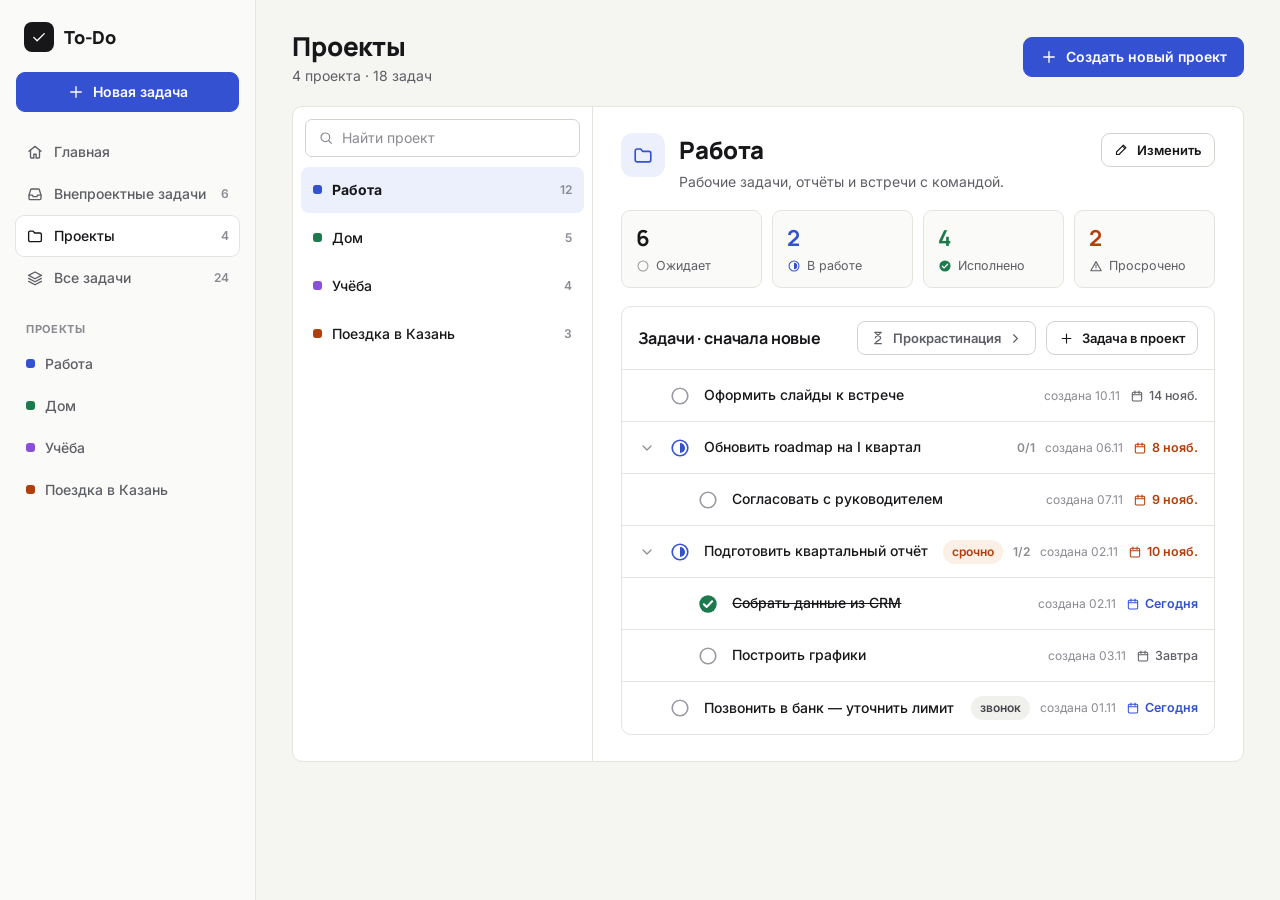
<file: todo-design/screens/projects.html>
<!doctype html>
<html lang="ru">
<head>
<meta charset="utf-8">
<meta name="viewport" content="width=device-width, initial-scale=1">
<title>Проекты — To-Do</title>
<link rel="preconnect" href="https://fonts.googleapis.com"><link href="https://fonts.googleapis.com/css2?family=Inter:wght@400;500;600;700&amp;family=Manrope:wght@600;700;800&amp;display=swap" rel="stylesheet">
<link rel="stylesheet" href="../styles.css">
</head>
<body>
<div class="app">
<aside class="side">
<div class="brand"><span class="logo"><svg class="ic" width="18" height="18" viewBox="0 0 24 24" fill="none" stroke="currentColor" stroke-width="1.8" stroke-linecap="round" stroke-linejoin="round" aria-hidden="true"><path d="M5 12.5l4.5 4.5L19 7.5"></path></svg></span>To-Do</div>
<a class="btn pri" href="task-new.html"><svg class="ic" width="18" height="18" viewBox="0 0 24 24" fill="none" stroke="currentColor" stroke-width="1.8" stroke-linecap="round" stroke-linejoin="round" aria-hidden="true"><path d="M12 5v14M5 12h14"></path></svg>Новая задача</a>
<nav class="nav" aria-label="Разделы"><a href="home.html"><svg class="ic" width="18" height="18" viewBox="0 0 24 24" fill="none" stroke="currentColor" stroke-width="1.8" stroke-linecap="round" stroke-linejoin="round" aria-hidden="true"><path d="M4 11l8-6.5 8 6.5"></path><path d="M6 9.5V19a1 1 0 0 0 1 1h3.5v-5h3v5H17a1 1 0 0 0 1-1V9.5"></path></svg><span>Главная</span><span class="cnt"></span></a><a href="tasks-no-project.html"><svg class="ic" width="18" height="18" viewBox="0 0 24 24" fill="none" stroke="currentColor" stroke-width="1.8" stroke-linecap="round" stroke-linejoin="round" aria-hidden="true"><path d="M4 13.5l2.2-7.2A1.5 1.5 0 0 1 7.6 5.3h8.8a1.5 1.5 0 0 1 1.4 1l2.2 7.2V18a1.5 1.5 0 0 1-1.5 1.5h-13A1.5 1.5 0 0 1 4 18z"></path><path d="M4 13.5h4.5l1 2h5l1-2H20"></path></svg><span>Внепроектные задачи</span><span class="cnt">6</span></a><a href="projects.html" class="on" aria-current="page"><svg class="ic" width="18" height="18" viewBox="0 0 24 24" fill="none" stroke="currentColor" stroke-width="1.8" stroke-linecap="round" stroke-linejoin="round" aria-hidden="true"><path d="M3.5 7.5a2 2 0 0 1 2-2h4l2 2.5h7a2 2 0 0 1 2 2v7.5a2 2 0 0 1-2 2h-13a2 2 0 0 1-2-2z"></path></svg><span>Проекты</span><span class="cnt">4</span></a><a href="all-tasks.html"><svg class="ic" width="18" height="18" viewBox="0 0 24 24" fill="none" stroke="currentColor" stroke-width="1.8" stroke-linecap="round" stroke-linejoin="round" aria-hidden="true"><path d="M12 4l8.5 4.5L12 13 3.5 8.5z"></path><path d="M3.5 12.5L12 17l8.5-4.5"></path><path d="M3.5 16.5L12 21l8.5-4.5"></path></svg><span>Все задачи</span><span class="cnt">24</span></a></nav>
<div class="nav"><div class="navh">Проекты</div><a href="projects.html"><span class="dot" style="background:#3451D1"></span><span>Работа</span></a><a href="projects.html"><span class="dot" style="background:#1D7A4C"></span><span>Дом</span></a><a href="projects.html"><span class="dot" style="background:#8A4FD8"></span><span>Учёба</span></a><a href="projects.html"><span class="dot" style="background:#B23F0B"></span><span>Поездка в Казань</span></a></div>
</aside>
<main class="main">
<div class="head"><div><h1>Проекты</h1><div class="sub">4 проекта · 18 задач</div></div><div class="sp"></div><button class="btn pri" type="button"><svg class="ic" width="18" height="18" viewBox="0 0 24 24" fill="none" stroke="currentColor" stroke-width="1.8" stroke-linecap="round" stroke-linejoin="round" aria-hidden="true"><path d="M12 5v14M5 12h14"></path></svg>Создать новый проект</button></div>
<div class="card" style="display:flex;flex-wrap:wrap;overflow:hidden">
<nav class="plist" aria-label="Проекты" style="border-right:1px solid var(--line)">
<label class="input" style="height:38px;margin:4px 4px 8px"><svg class="ic" width="16" height="16" viewBox="0 0 24 24" fill="none" stroke="currentColor" stroke-width="1.8" stroke-linecap="round" stroke-linejoin="round" aria-hidden="true"><circle cx="11" cy="11" r="6.5"></circle><path d="M20 20l-4.2-4.2"></path></svg><input type="text" placeholder="Найти проект" aria-label="Найти проект"></label>
<a href="projects.html" class="on" aria-current="page"><span class="dot" style="background:#3451D1"></span>Работа<span class="c">12</span></a><a href="projects.html"><span class="dot" style="background:#1D7A4C"></span>Дом<span class="c">5</span></a><a href="projects.html"><span class="dot" style="background:#8A4FD8"></span>Учёба<span class="c">4</span></a><a href="projects.html"><span class="dot" style="background:#B23F0B"></span>Поездка в Казань<span class="c">3</span></a></nav>
<div class="pbody">
<div style="display:flex;flex-wrap:wrap;align-items:flex-start;gap:14px">
<span style="width:44px;height:44px;border-radius:12px;background:var(--accent-soft);color:var(--accent);display:flex;align-items:center;justify-content:center"><svg class="ic" width="22" height="22" viewBox="0 0 24 24" fill="none" stroke="currentColor" stroke-width="1.8" stroke-linecap="round" stroke-linejoin="round" aria-hidden="true"><path d="M3.5 7.5a2 2 0 0 1 2-2h4l2 2.5h7a2 2 0 0 1 2 2v7.5a2 2 0 0 1-2 2h-13a2 2 0 0 1-2-2z"></path></svg></span>
<div style="flex:1 1 260px"><h2 style="margin:0 0 4px;font-size:24px;font-weight:800">Работа</h2><p style="margin:0;color:var(--muted)">Рабочие задачи, отчёты и встречи с командой.</p></div>
<button class="btn sm" type="button"><svg class="ic" width="15" height="15" viewBox="0 0 24 24" fill="none" stroke="currentColor" stroke-width="1.8" stroke-linecap="round" stroke-linejoin="round" aria-hidden="true"><path d="M4 20h4L19 9l-4-4L4 16z"></path><path d="M13.5 6.5l4 4"></path></svg>Изменить</button></div>
<div style="display:flex;flex-wrap:wrap;gap:10px">
<div class="stat"><b>6</b><span><svg width="14" height="14" viewBox="0 0 24 24" aria-hidden="true"><circle cx="12" cy="12" r="8.5" stroke="#9A9BA2" stroke-width="1.8" fill="none"></circle></svg>Ожидает</span></div><div class="stat"><b style="color:var(--accent)">2</b><span><svg width="14" height="14" viewBox="0 0 24 24" aria-hidden="true"><circle cx="12" cy="12" r="8.5" stroke="#3451D1" stroke-width="1.8" fill="none"></circle><path d="M12 6.5a5.5 5.5 0 0 1 0 11z" fill="#3451D1"></path></svg>В работе</span></div><div class="stat"><b style="color:var(--ok)">4</b><span><svg width="14" height="14" viewBox="0 0 24 24" aria-hidden="true"><circle cx="12" cy="12" r="9.5" fill="#1D7A4C"></circle><path d="M7.5 12.3l3 3 6-6.3" stroke="#fff" stroke-width="2.2" fill="none" stroke-linecap="round" stroke-linejoin="round"></path></svg>Исполнено</span></div><div class="stat"><b style="color:var(--warn)">2</b><span><svg class="ic" width="14" height="14" viewBox="0 0 24 24" fill="none" stroke="currentColor" stroke-width="1.8" stroke-linecap="round" stroke-linejoin="round" aria-hidden="true"><path d="M12 4.5l9 15.5H3z"></path><path d="M12 10v4.5M12 17.2v.1"></path></svg>Просрочено</span></div></div>
<div class="card" style="overflow:hidden">
<div class="lhead"><h3>Задачи · сначала новые</h3><div class="sp"></div><button class="ptog" type="button" aria-expanded="false"><svg class="ic" width="16" height="16" viewBox="0 0 24 24" fill="none" stroke="currentColor" stroke-width="1.8" stroke-linecap="round" stroke-linejoin="round" aria-hidden="true"><path d="M7 3.5h10M7 20.5h10M8 3.5c0 4.5 8 4.5 8 8.5s-8 4-8 8.5M16 3.5c0 4.5-8 4.5-8 8.5"></path></svg>Прокрастинация<svg class="ic" width="15" height="15" viewBox="0 0 24 24" fill="none" stroke="currentColor" stroke-width="1.8" stroke-linecap="round" stroke-linejoin="round" aria-hidden="true"><path d="M9 6l6 6-6 6"></path></svg></button><a class="btn sm" href="task-new.html"><svg class="ic" width="15" height="15" viewBox="0 0 24 24" fill="none" stroke="currentColor" stroke-width="1.8" stroke-linecap="round" stroke-linejoin="round" aria-hidden="true"><path d="M12 5v14M5 12h14"></path></svg>Задача в проект</a></div>
<div class="trow st-w" style="padding-left:16px"><span class="tw"></span><button class="st" type="button" aria-label="Статус «Ожидает»: Оформить слайды к встрече" title="Ожидает — нажмите, чтобы сменить"><svg width="22" height="22" viewBox="0 0 24 24" aria-hidden="true"><circle cx="12" cy="12" r="8.5" stroke="#9A9BA2" stroke-width="1.8" fill="none"></circle></svg></button><a class="t" href="task-card.html" style="color:inherit">Оформить слайды к встрече</a><span class="meta"><span style="font-size:12px;color:var(--faint);white-space:nowrap">создана 10.11</span><span class="date "><svg class="ic" width="14" height="14" viewBox="0 0 24 24" fill="none" stroke="currentColor" stroke-width="1.8" stroke-linecap="round" stroke-linejoin="round" aria-hidden="true"><rect x="4" y="5.5" width="16" height="15" rx="2"></rect><path d="M4 10h16M8.5 3.5v4M15.5 3.5v4"></path></svg>14 нояб.</span></span></div><div class="trow st-p" style="padding-left:16px"><span class="tw"><svg class="ic" width="16" height="16" viewBox="0 0 24 24" fill="none" stroke="currentColor" stroke-width="1.8" stroke-linecap="round" stroke-linejoin="round" aria-hidden="true"><path d="M6 9l6 6 6-6"></path></svg></span><button class="st" type="button" aria-label="Статус «В работе»: Обновить roadmap на I квартал" title="В работе — нажмите, чтобы сменить"><svg width="22" height="22" viewBox="0 0 24 24" aria-hidden="true"><circle cx="12" cy="12" r="8.5" stroke="#3451D1" stroke-width="1.8" fill="none"></circle><path d="M12 6.5a5.5 5.5 0 0 1 0 11z" fill="#3451D1"></path></svg></button><a class="t" href="task-card.html" style="color:inherit">Обновить roadmap на I квартал</a><span class="meta"><span class="sub-n">0/1</span><span style="font-size:12px;color:var(--faint);white-space:nowrap">создана 06.11</span><span class="date od"><svg class="ic" width="14" height="14" viewBox="0 0 24 24" fill="none" stroke="currentColor" stroke-width="1.8" stroke-linecap="round" stroke-linejoin="round" aria-hidden="true"><rect x="4" y="5.5" width="16" height="15" rx="2"></rect><path d="M4 10h16M8.5 3.5v4M15.5 3.5v4"></path></svg>8 нояб.</span></span></div><div class="trow st-w" style="padding-left:44px"><span class="tw"></span><button class="st" type="button" aria-label="Статус «Ожидает»: Согласовать с руководителем" title="Ожидает — нажмите, чтобы сменить"><svg width="22" height="22" viewBox="0 0 24 24" aria-hidden="true"><circle cx="12" cy="12" r="8.5" stroke="#9A9BA2" stroke-width="1.8" fill="none"></circle></svg></button><a class="t" href="task-card.html" style="color:inherit">Согласовать с руководителем</a><span class="meta"><span style="font-size:12px;color:var(--faint);white-space:nowrap">создана 07.11</span><span class="date od"><svg class="ic" width="14" height="14" viewBox="0 0 24 24" fill="none" stroke="currentColor" stroke-width="1.8" stroke-linecap="round" stroke-linejoin="round" aria-hidden="true"><rect x="4" y="5.5" width="16" height="15" rx="2"></rect><path d="M4 10h16M8.5 3.5v4M15.5 3.5v4"></path></svg>9 нояб.</span></span></div><div class="trow st-p" style="padding-left:16px"><span class="tw"><svg class="ic" width="16" height="16" viewBox="0 0 24 24" fill="none" stroke="currentColor" stroke-width="1.8" stroke-linecap="round" stroke-linejoin="round" aria-hidden="true"><path d="M6 9l6 6 6-6"></path></svg></span><button class="st" type="button" aria-label="Статус «В работе»: Подготовить квартальный отчёт" title="В работе — нажмите, чтобы сменить"><svg width="22" height="22" viewBox="0 0 24 24" aria-hidden="true"><circle cx="12" cy="12" r="8.5" stroke="#3451D1" stroke-width="1.8" fill="none"></circle><path d="M12 6.5a5.5 5.5 0 0 1 0 11z" fill="#3451D1"></path></svg></button><a class="t" href="task-card.html" style="color:inherit">Подготовить квартальный отчёт</a><span class="meta"><span class="chip hot">срочно</span><span class="sub-n">1/2</span><span style="font-size:12px;color:var(--faint);white-space:nowrap">создана 02.11</span><span class="date od"><svg class="ic" width="14" height="14" viewBox="0 0 24 24" fill="none" stroke="currentColor" stroke-width="1.8" stroke-linecap="round" stroke-linejoin="round" aria-hidden="true"><rect x="4" y="5.5" width="16" height="15" rx="2"></rect><path d="M4 10h16M8.5 3.5v4M15.5 3.5v4"></path></svg>10 нояб.</span></span></div><div class="trow st-d" style="padding-left:44px"><span class="tw"></span><button class="st" type="button" aria-label="Статус «Исполнено»: Собрать данные из CRM" title="Исполнено — нажмите, чтобы сменить"><svg width="22" height="22" viewBox="0 0 24 24" aria-hidden="true"><circle cx="12" cy="12" r="9.5" fill="#1D7A4C"></circle><path d="M7.5 12.3l3 3 6-6.3" stroke="#fff" stroke-width="2.2" fill="none" stroke-linecap="round" stroke-linejoin="round"></path></svg></button><a class="t" href="task-card.html" style="color:inherit">Собрать данные из CRM</a><span class="meta"><span style="font-size:12px;color:var(--faint);white-space:nowrap">создана 02.11</span><span class="date today"><svg class="ic" width="14" height="14" viewBox="0 0 24 24" fill="none" stroke="currentColor" stroke-width="1.8" stroke-linecap="round" stroke-linejoin="round" aria-hidden="true"><rect x="4" y="5.5" width="16" height="15" rx="2"></rect><path d="M4 10h16M8.5 3.5v4M15.5 3.5v4"></path></svg>Сегодня</span></span></div><div class="trow st-w" style="padding-left:44px"><span class="tw"></span><button class="st" type="button" aria-label="Статус «Ожидает»: Построить графики" title="Ожидает — нажмите, чтобы сменить"><svg width="22" height="22" viewBox="0 0 24 24" aria-hidden="true"><circle cx="12" cy="12" r="8.5" stroke="#9A9BA2" stroke-width="1.8" fill="none"></circle></svg></button><a class="t" href="task-card.html" style="color:inherit">Построить графики</a><span class="meta"><span style="font-size:12px;color:var(--faint);white-space:nowrap">создана 03.11</span><span class="date "><svg class="ic" width="14" height="14" viewBox="0 0 24 24" fill="none" stroke="currentColor" stroke-width="1.8" stroke-linecap="round" stroke-linejoin="round" aria-hidden="true"><rect x="4" y="5.5" width="16" height="15" rx="2"></rect><path d="M4 10h16M8.5 3.5v4M15.5 3.5v4"></path></svg>Завтра</span></span></div><div class="trow st-w" style="padding-left:16px"><span class="tw"></span><button class="st" type="button" aria-label="Статус «Ожидает»: Позвонить в банк — уточнить лимит" title="Ожидает — нажмите, чтобы сменить"><svg width="22" height="22" viewBox="0 0 24 24" aria-hidden="true"><circle cx="12" cy="12" r="8.5" stroke="#9A9BA2" stroke-width="1.8" fill="none"></circle></svg></button><a class="t" href="task-card.html" style="color:inherit">Позвонить в банк — уточнить лимит</a><span class="meta"><span class="chip">звонок</span><span style="font-size:12px;color:var(--faint);white-space:nowrap">создана 01.11</span><span class="date today"><svg class="ic" width="14" height="14" viewBox="0 0 24 24" fill="none" stroke="currentColor" stroke-width="1.8" stroke-linecap="round" stroke-linejoin="round" aria-hidden="true"><rect x="4" y="5.5" width="16" height="15" rx="2"></rect><path d="M4 10h16M8.5 3.5v4M15.5 3.5v4"></path></svg>Сегодня</span></span></div></div>
</div></div>
</main>
</div>
</body>
</html>
</file>
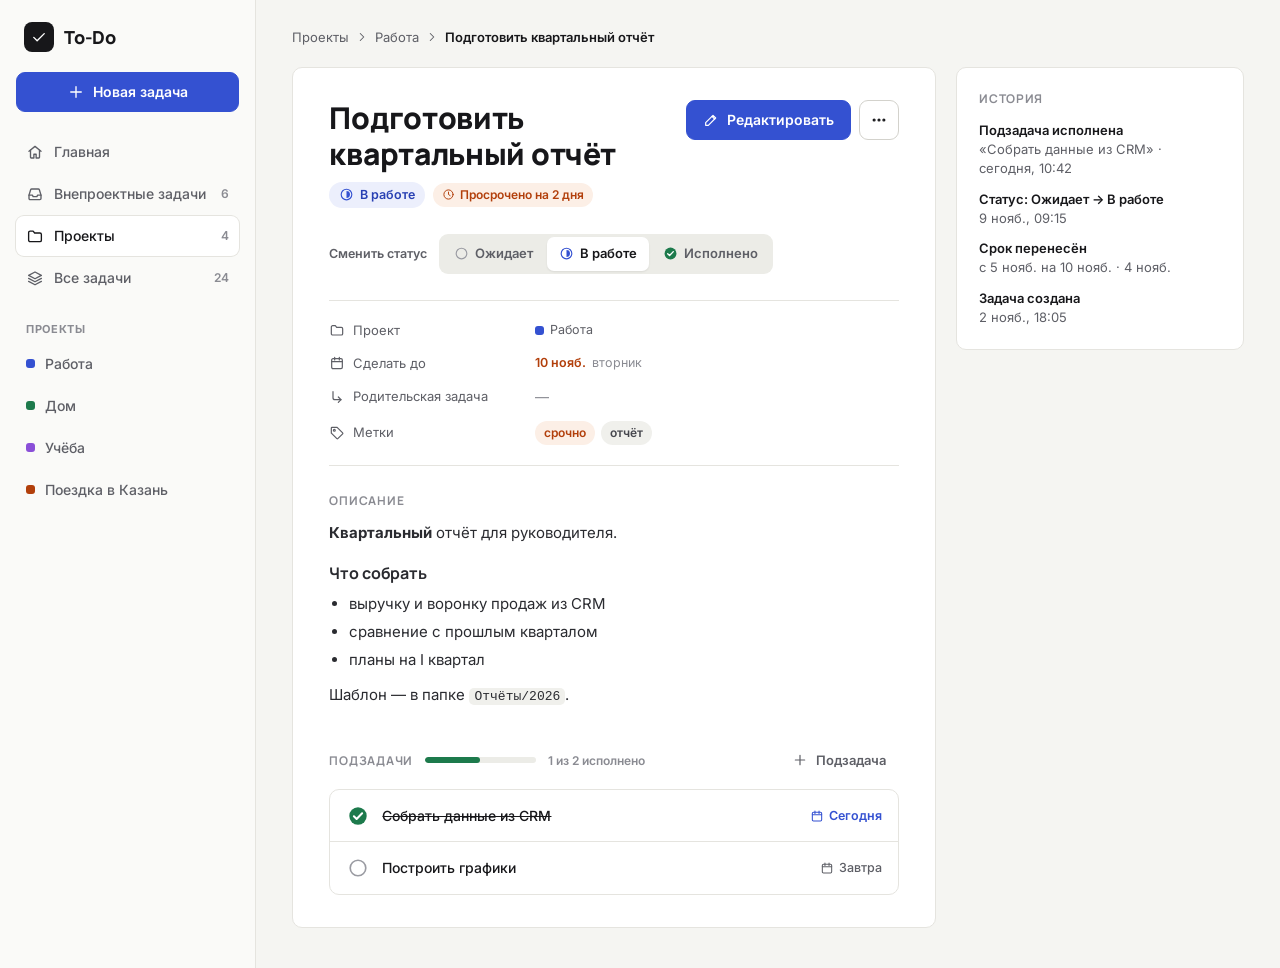
<file: todo-design/screens/task-card.html>
<!doctype html>
<html lang="ru">
<head>
<meta charset="utf-8">
<meta name="viewport" content="width=device-width, initial-scale=1">
<title>Карточка задачи — To-Do</title>
<link rel="preconnect" href="https://fonts.googleapis.com"><link href="https://fonts.googleapis.com/css2?family=Inter:wght@400;500;600;700&amp;family=Manrope:wght@600;700;800&amp;display=swap" rel="stylesheet">
<link rel="stylesheet" href="../styles.css">
</head>
<body>
<div class="app">
<aside class="side">
<div class="brand"><span class="logo"><svg class="ic" width="18" height="18" viewBox="0 0 24 24" fill="none" stroke="currentColor" stroke-width="1.8" stroke-linecap="round" stroke-linejoin="round" aria-hidden="true"><path d="M5 12.5l4.5 4.5L19 7.5"></path></svg></span>To-Do</div>
<a class="btn pri" href="task-new.html"><svg class="ic" width="18" height="18" viewBox="0 0 24 24" fill="none" stroke="currentColor" stroke-width="1.8" stroke-linecap="round" stroke-linejoin="round" aria-hidden="true"><path d="M12 5v14M5 12h14"></path></svg>Новая задача</a>
<nav class="nav" aria-label="Разделы"><a href="home.html"><svg class="ic" width="18" height="18" viewBox="0 0 24 24" fill="none" stroke="currentColor" stroke-width="1.8" stroke-linecap="round" stroke-linejoin="round" aria-hidden="true"><path d="M4 11l8-6.5 8 6.5"></path><path d="M6 9.5V19a1 1 0 0 0 1 1h3.5v-5h3v5H17a1 1 0 0 0 1-1V9.5"></path></svg><span>Главная</span><span class="cnt"></span></a><a href="tasks-no-project.html"><svg class="ic" width="18" height="18" viewBox="0 0 24 24" fill="none" stroke="currentColor" stroke-width="1.8" stroke-linecap="round" stroke-linejoin="round" aria-hidden="true"><path d="M4 13.5l2.2-7.2A1.5 1.5 0 0 1 7.6 5.3h8.8a1.5 1.5 0 0 1 1.4 1l2.2 7.2V18a1.5 1.5 0 0 1-1.5 1.5h-13A1.5 1.5 0 0 1 4 18z"></path><path d="M4 13.5h4.5l1 2h5l1-2H20"></path></svg><span>Внепроектные задачи</span><span class="cnt">6</span></a><a href="projects.html" class="on" aria-current="page"><svg class="ic" width="18" height="18" viewBox="0 0 24 24" fill="none" stroke="currentColor" stroke-width="1.8" stroke-linecap="round" stroke-linejoin="round" aria-hidden="true"><path d="M3.5 7.5a2 2 0 0 1 2-2h4l2 2.5h7a2 2 0 0 1 2 2v7.5a2 2 0 0 1-2 2h-13a2 2 0 0 1-2-2z"></path></svg><span>Проекты</span><span class="cnt">4</span></a><a href="all-tasks.html"><svg class="ic" width="18" height="18" viewBox="0 0 24 24" fill="none" stroke="currentColor" stroke-width="1.8" stroke-linecap="round" stroke-linejoin="round" aria-hidden="true"><path d="M12 4l8.5 4.5L12 13 3.5 8.5z"></path><path d="M3.5 12.5L12 17l8.5-4.5"></path><path d="M3.5 16.5L12 21l8.5-4.5"></path></svg><span>Все задачи</span><span class="cnt">24</span></a></nav>
<div class="nav"><div class="navh">Проекты</div><a href="projects.html"><span class="dot" style="background:#3451D1"></span><span>Работа</span></a><a href="projects.html"><span class="dot" style="background:#1D7A4C"></span><span>Дом</span></a><a href="projects.html"><span class="dot" style="background:#8A4FD8"></span><span>Учёба</span></a><a href="projects.html"><span class="dot" style="background:#B23F0B"></span><span>Поездка в Казань</span></a></div>
</aside>
<main class="main">
<nav class="crumbs" aria-label="Путь"><a href="projects.html">Проекты</a><svg class="ic" width="14" height="14" viewBox="0 0 24 24" fill="none" stroke="currentColor" stroke-width="1.8" stroke-linecap="round" stroke-linejoin="round" aria-hidden="true"><path d="M9 6l6 6-6 6"></path></svg><a href="projects.html">Работа</a><svg class="ic" width="14" height="14" viewBox="0 0 24 24" fill="none" stroke="currentColor" stroke-width="1.8" stroke-linecap="round" stroke-linejoin="round" aria-hidden="true"><path d="M9 6l6 6-6 6"></path></svg><span style="color:var(--ink);font-weight:600">Подготовить квартальный отчёт</span></nav>
<div class="split">
<article class="card" style="flex:3 1 560px;min-width:0;padding:32px 36px;display:flex;flex-direction:column;gap:26px">
<div style="display:flex;flex-wrap:wrap;align-items:flex-start;gap:16px">
<div style="flex:1 1 300px;min-width:0"><h1 style="margin:0 0 10px;font-size:30px;line-height:1.2;font-weight:800">Подготовить квартальный отчёт</h1>
<div style="display:flex;flex-wrap:wrap;gap:8px;align-items:center"><span class="stchip p"><svg width="15" height="15" viewBox="0 0 24 24" aria-hidden="true"><circle cx="12" cy="12" r="8.5" stroke="#3451D1" stroke-width="1.8" fill="none"></circle><path d="M12 6.5a5.5 5.5 0 0 1 0 11z" fill="#3451D1"></path></svg>В работе</span><span class="chip hot"><svg class="ic" width="13" height="13" viewBox="0 0 24 24" fill="none" stroke="currentColor" stroke-width="1.8" stroke-linecap="round" stroke-linejoin="round" aria-hidden="true"><circle cx="12" cy="12" r="8.5"></circle><path d="M12 7.5V12l3 2"></path></svg>Просрочено на 2 дня</span></div></div>
<div style="display:flex;gap:8px"><a class="btn pri" href="task-edit.html"><svg class="ic" width="16" height="16" viewBox="0 0 24 24" fill="none" stroke="currentColor" stroke-width="1.8" stroke-linecap="round" stroke-linejoin="round" aria-hidden="true"><path d="M4 20h4L19 9l-4-4L4 16z"></path><path d="M13.5 6.5l4 4"></path></svg>Редактировать</a><button class="btn icon" type="button" aria-label="Ещё"><svg class="ic" width="18" height="18" viewBox="0 0 24 24" fill="none" stroke="currentColor" stroke-width="1.8" stroke-linecap="round" stroke-linejoin="round" aria-hidden="true"><circle cx="5.5" cy="12" r="1.2"></circle><circle cx="12" cy="12" r="1.2"></circle><circle cx="18.5" cy="12" r="1.2"></circle></svg></button></div>
</div>
<div style="display:flex;flex-wrap:wrap;align-items:center;gap:12px"><span class="lbl">Сменить статус</span><div class="seg" role="group" aria-label="Статус"><button type="button"><svg width="15" height="15" viewBox="0 0 24 24" aria-hidden="true"><circle cx="12" cy="12" r="8.5" stroke="#9A9BA2" stroke-width="1.8" fill="none"></circle></svg>Ожидает</button><button type="button" class="on"><svg width="15" height="15" viewBox="0 0 24 24" aria-hidden="true"><circle cx="12" cy="12" r="8.5" stroke="#3451D1" stroke-width="1.8" fill="none"></circle><path d="M12 6.5a5.5 5.5 0 0 1 0 11z" fill="#3451D1"></path></svg>В работе</button><button type="button"><svg width="15" height="15" viewBox="0 0 24 24" aria-hidden="true"><circle cx="12" cy="12" r="9.5" fill="#1D7A4C"></circle><path d="M7.5 12.3l3 3 6-6.3" stroke="#fff" stroke-width="2.2" fill="none" stroke-linecap="round" stroke-linejoin="round"></path></svg>Исполнено</button></div></div>
<div class="kv" style="padding:20px 0;border-top:1px solid var(--line);border-bottom:1px solid var(--line)">
<div class="k"><svg class="ic" width="16" height="16" viewBox="0 0 24 24" fill="none" stroke="currentColor" stroke-width="1.8" stroke-linecap="round" stroke-linejoin="round" aria-hidden="true"><path d="M3.5 7.5a2 2 0 0 1 2-2h4l2 2.5h7a2 2 0 0 1 2 2v7.5a2 2 0 0 1-2 2h-13a2 2 0 0 1-2-2z"></path></svg>Проект</div><div class="v"><span class="proj"><span class="dot" style="background:#3451D1"></span>Работа</span></div>
<div class="k"><svg class="ic" width="16" height="16" viewBox="0 0 24 24" fill="none" stroke="currentColor" stroke-width="1.8" stroke-linecap="round" stroke-linejoin="round" aria-hidden="true"><rect x="4" y="5.5" width="16" height="15" rx="2"></rect><path d="M4 10h16M8.5 3.5v4M15.5 3.5v4"></path></svg>Сделать до</div><div class="v"><span class="date od">10 нояб.</span><span style="color:var(--faint);font-size:12.5px">вторник</span></div>
<div class="k"><svg class="ic" width="16" height="16" viewBox="0 0 24 24" fill="none" stroke="currentColor" stroke-width="1.8" stroke-linecap="round" stroke-linejoin="round" aria-hidden="true"><path d="M6 4v9a3 3 0 0 0 3 3h9"></path><path d="M14 12l4 4-4 4"></path></svg>Родительская задача</div><div class="v"><span style="color:var(--faint)">—</span></div>
<div class="k"><svg class="ic" width="16" height="16" viewBox="0 0 24 24" fill="none" stroke="currentColor" stroke-width="1.8" stroke-linecap="round" stroke-linejoin="round" aria-hidden="true"><path d="M3.5 12.2V4.5a1 1 0 0 1 1-1h7.7l8.3 8.3a1 1 0 0 1 0 1.4l-7.3 7.3a1 1 0 0 1-1.4 0z"></path><circle cx="8" cy="8" r="1.4"></circle></svg>Метки</div><div class="v"><span class="chip hot">срочно</span><span class="chip">отчёт</span></div>
</div>
<section style="display:flex;flex-direction:column;gap:12px"><h2 class="sec">Описание</h2><div class="md"><p><strong>Квартальный</strong> отчёт для руководителя.</p><h3>Что собрать</h3><ul><li>выручку и воронку продаж из CRM</li><li>сравнение с прошлым кварталом</li><li>планы на I квартал</li></ul><p>Шаблон — в папке <code>Отчёты/2026</code>.</p></div></section>
<section style="display:flex;flex-direction:column;gap:12px">
<div style="display:flex;align-items:center;gap:12px"><h2 class="sec">Подзадачи</h2><div class="progress"><i style="width:50%"></i></div><span class="sub-n">1 из 2 исполнено</span><div class="sp"></div><a class="btn sm ghost" href="task-new.html"><svg class="ic" width="16" height="16" viewBox="0 0 24 24" fill="none" stroke="currentColor" stroke-width="1.8" stroke-linecap="round" stroke-linejoin="round" aria-hidden="true"><path d="M12 5v14M5 12h14"></path></svg>Подзадача</a></div>
<div class="card" style="overflow:hidden"><div class="trow st-d" style="padding-left:16px"><button class="st" type="button" aria-label="Статус «Исполнено»: Собрать данные из CRM" title="Исполнено — нажмите, чтобы сменить"><svg width="22" height="22" viewBox="0 0 24 24" aria-hidden="true"><circle cx="12" cy="12" r="9.5" fill="#1D7A4C"></circle><path d="M7.5 12.3l3 3 6-6.3" stroke="#fff" stroke-width="2.2" fill="none" stroke-linecap="round" stroke-linejoin="round"></path></svg></button><a class="t" href="task-card.html" style="color:inherit">Собрать данные из CRM</a><span class="meta"><span class="date today"><svg class="ic" width="14" height="14" viewBox="0 0 24 24" fill="none" stroke="currentColor" stroke-width="1.8" stroke-linecap="round" stroke-linejoin="round" aria-hidden="true"><rect x="4" y="5.5" width="16" height="15" rx="2"></rect><path d="M4 10h16M8.5 3.5v4M15.5 3.5v4"></path></svg>Сегодня</span></span></div><div class="trow st-w" style="padding-left:16px"><button class="st" type="button" aria-label="Статус «Ожидает»: Построить графики" title="Ожидает — нажмите, чтобы сменить"><svg width="22" height="22" viewBox="0 0 24 24" aria-hidden="true"><circle cx="12" cy="12" r="8.5" stroke="#9A9BA2" stroke-width="1.8" fill="none"></circle></svg></button><a class="t" href="task-card.html" style="color:inherit">Построить графики</a><span class="meta"><span class="date "><svg class="ic" width="14" height="14" viewBox="0 0 24 24" fill="none" stroke="currentColor" stroke-width="1.8" stroke-linecap="round" stroke-linejoin="round" aria-hidden="true"><rect x="4" y="5.5" width="16" height="15" rx="2"></rect><path d="M4 10h16M8.5 3.5v4M15.5 3.5v4"></path></svg>Завтра</span></span></div></div>
</section>
</article>
<aside class="card" style="flex:1 1 260px;min-width:0;padding:22px;display:flex;flex-direction:column;gap:14px">
<h2 class="sec">История</h2>
<div style="display:flex;flex-direction:column;gap:12px;font-size:13px;color:var(--muted)">
<div><div style="color:var(--ink);font-weight:600">Подзадача исполнена</div>«Собрать данные из CRM» · сегодня, 10:42</div>
<div><div style="color:var(--ink);font-weight:600">Статус: Ожидает → В работе</div>9 нояб., 09:15</div>
<div><div style="color:var(--ink);font-weight:600">Срок перенесён</div>с 5 нояб. на 10 нояб. · 4 нояб.</div>
<div><div style="color:var(--ink);font-weight:600">Задача создана</div>2 нояб., 18:05</div>
</div>
</aside>
</div>
</main>
</div>
</body>
</html>
</file>
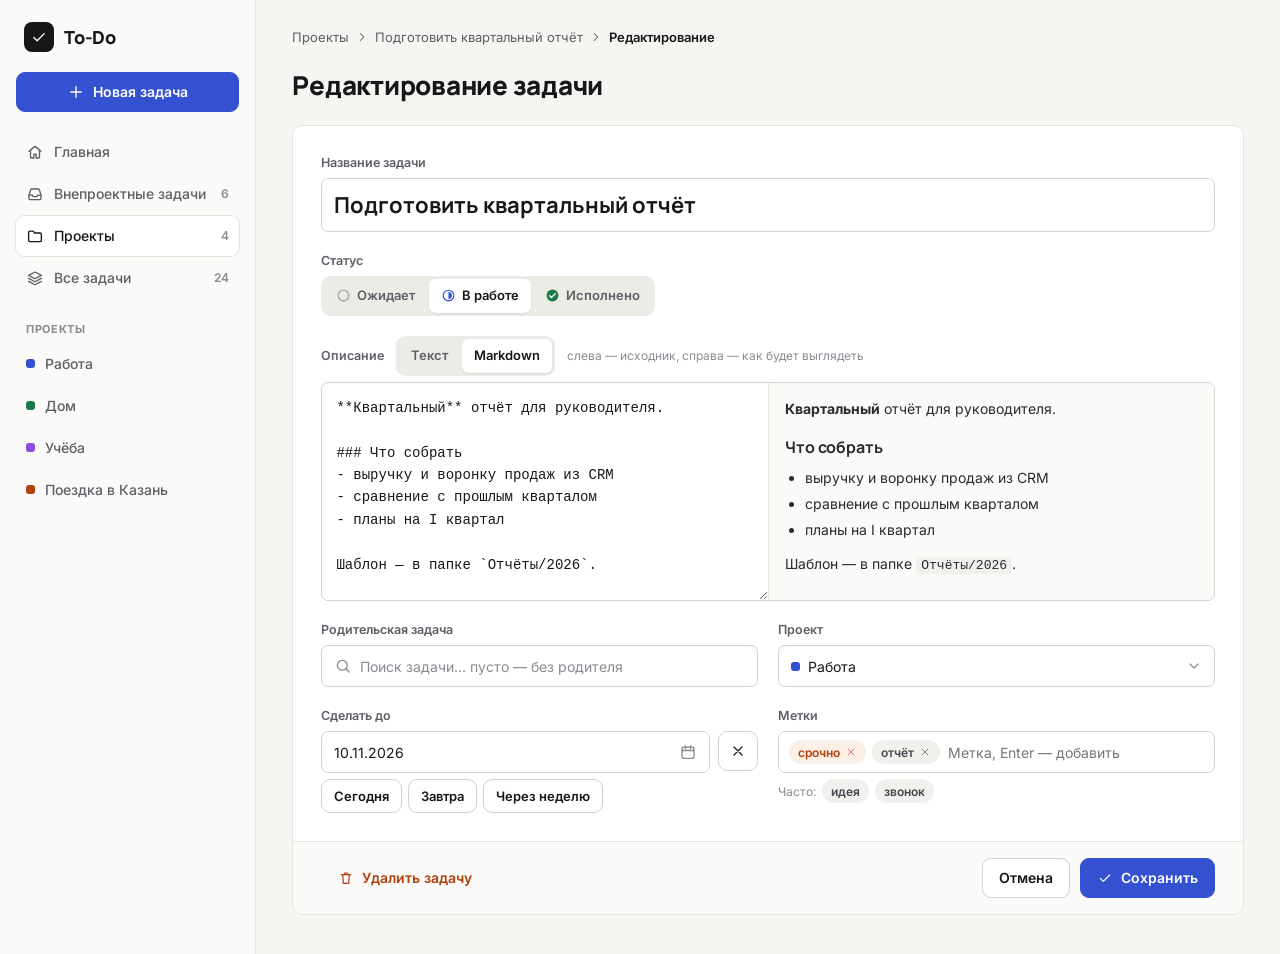
<file: todo-design/screens/task-edit.html>
<!doctype html>
<html lang="ru">
<head>
<meta charset="utf-8">
<meta name="viewport" content="width=device-width, initial-scale=1">
<title>Редактирование задачи — To-Do</title>
<link rel="preconnect" href="https://fonts.googleapis.com"><link href="https://fonts.googleapis.com/css2?family=Inter:wght@400;500;600;700&amp;family=Manrope:wght@600;700;800&amp;display=swap" rel="stylesheet">
<link rel="stylesheet" href="../styles.css">
</head>
<body>
<div class="app">
<aside class="side">
<div class="brand"><span class="logo"><svg class="ic" width="18" height="18" viewBox="0 0 24 24" fill="none" stroke="currentColor" stroke-width="1.8" stroke-linecap="round" stroke-linejoin="round" aria-hidden="true"><path d="M5 12.5l4.5 4.5L19 7.5"></path></svg></span>To-Do</div>
<a class="btn pri" href="task-new.html"><svg class="ic" width="18" height="18" viewBox="0 0 24 24" fill="none" stroke="currentColor" stroke-width="1.8" stroke-linecap="round" stroke-linejoin="round" aria-hidden="true"><path d="M12 5v14M5 12h14"></path></svg>Новая задача</a>
<nav class="nav" aria-label="Разделы"><a href="home.html"><svg class="ic" width="18" height="18" viewBox="0 0 24 24" fill="none" stroke="currentColor" stroke-width="1.8" stroke-linecap="round" stroke-linejoin="round" aria-hidden="true"><path d="M4 11l8-6.5 8 6.5"></path><path d="M6 9.5V19a1 1 0 0 0 1 1h3.5v-5h3v5H17a1 1 0 0 0 1-1V9.5"></path></svg><span>Главная</span><span class="cnt"></span></a><a href="tasks-no-project.html"><svg class="ic" width="18" height="18" viewBox="0 0 24 24" fill="none" stroke="currentColor" stroke-width="1.8" stroke-linecap="round" stroke-linejoin="round" aria-hidden="true"><path d="M4 13.5l2.2-7.2A1.5 1.5 0 0 1 7.6 5.3h8.8a1.5 1.5 0 0 1 1.4 1l2.2 7.2V18a1.5 1.5 0 0 1-1.5 1.5h-13A1.5 1.5 0 0 1 4 18z"></path><path d="M4 13.5h4.5l1 2h5l1-2H20"></path></svg><span>Внепроектные задачи</span><span class="cnt">6</span></a><a href="projects.html" class="on" aria-current="page"><svg class="ic" width="18" height="18" viewBox="0 0 24 24" fill="none" stroke="currentColor" stroke-width="1.8" stroke-linecap="round" stroke-linejoin="round" aria-hidden="true"><path d="M3.5 7.5a2 2 0 0 1 2-2h4l2 2.5h7a2 2 0 0 1 2 2v7.5a2 2 0 0 1-2 2h-13a2 2 0 0 1-2-2z"></path></svg><span>Проекты</span><span class="cnt">4</span></a><a href="all-tasks.html"><svg class="ic" width="18" height="18" viewBox="0 0 24 24" fill="none" stroke="currentColor" stroke-width="1.8" stroke-linecap="round" stroke-linejoin="round" aria-hidden="true"><path d="M12 4l8.5 4.5L12 13 3.5 8.5z"></path><path d="M3.5 12.5L12 17l8.5-4.5"></path><path d="M3.5 16.5L12 21l8.5-4.5"></path></svg><span>Все задачи</span><span class="cnt">24</span></a></nav>
<div class="nav"><div class="navh">Проекты</div><a href="projects.html"><span class="dot" style="background:#3451D1"></span><span>Работа</span></a><a href="projects.html"><span class="dot" style="background:#1D7A4C"></span><span>Дом</span></a><a href="projects.html"><span class="dot" style="background:#8A4FD8"></span><span>Учёба</span></a><a href="projects.html"><span class="dot" style="background:#B23F0B"></span><span>Поездка в Казань</span></a></div>
</aside>
<main class="main">
<nav class="crumbs" aria-label="Путь"><a href="projects.html">Проекты</a><svg class="ic" width="14" height="14" viewBox="0 0 24 24" fill="none" stroke="currentColor" stroke-width="1.8" stroke-linecap="round" stroke-linejoin="round" aria-hidden="true"><path d="M9 6l6 6-6 6"></path></svg><a href="task-card.html">Подготовить квартальный отчёт</a><svg class="ic" width="14" height="14" viewBox="0 0 24 24" fill="none" stroke="currentColor" stroke-width="1.8" stroke-linecap="round" stroke-linejoin="round" aria-hidden="true"><path d="M9 6l6 6-6 6"></path></svg><span style="color:var(--ink);font-weight:600">Редактирование</span></nav>
<div class="head"><h1>Редактирование задачи</h1></div>
<form class="card" style="max-width:980px" onsubmit="return false">
<div class="form">
<div class="field full"><label>Название задачи</label><label class="input title-in"><input type="text" placeholder="Что нужно сделать?" aria-label="Название задачи" value="Подготовить квартальный отчёт"></label></div>
<div class="field full"><span class="lbl">Статус</span><div><div class="seg" role="group" aria-label="Статус"><button type="button"><svg width="15" height="15" viewBox="0 0 24 24" aria-hidden="true"><circle cx="12" cy="12" r="8.5" stroke="#9A9BA2" stroke-width="1.8" fill="none"></circle></svg>Ожидает</button><button type="button" class="on"><svg width="15" height="15" viewBox="0 0 24 24" aria-hidden="true"><circle cx="12" cy="12" r="8.5" stroke="#3451D1" stroke-width="1.8" fill="none"></circle><path d="M12 6.5a5.5 5.5 0 0 1 0 11z" fill="#3451D1"></path></svg>В работе</button><button type="button"><svg width="15" height="15" viewBox="0 0 24 24" aria-hidden="true"><circle cx="12" cy="12" r="9.5" fill="#1D7A4C"></circle><path d="M7.5 12.3l3 3 6-6.3" stroke="#fff" stroke-width="2.2" fill="none" stroke-linecap="round" stroke-linejoin="round"></path></svg>Исполнено</button></div></div></div>
<div class="field full"><div style="display:flex;align-items:center;gap:12px"><span class="lbl">Описание</span><div class="seg" role="group" aria-label="Формат"><button type="button">Текст</button><button class="on" type="button">Markdown</button></div><span style="font-size:12px;color:var(--faint)">слева — исходник, справа — как будет выглядеть</span></div>
<div class="editor"><textarea aria-label="Описание">**Квартальный** отчёт для руководителя.

### Что собрать
- выручку и воронку продаж из CRM
- сравнение с прошлым кварталом
- планы на I квартал

Шаблон — в папке `Отчёты/2026`.</textarea><div class="pv md" style="font-size:14px"><p><strong>Квартальный</strong> отчёт для руководителя.</p><h3>Что собрать</h3><ul><li>выручку и воронку продаж из CRM</li><li>сравнение с прошлым кварталом</li><li>планы на I квартал</li></ul><p>Шаблон — в папке <code>Отчёты/2026</code>.</p></div></div></div>
<div class="field"><label>Родительская задача</label><label class="input"><svg class="ic" width="18" height="18" viewBox="0 0 24 24" fill="none" stroke="currentColor" stroke-width="1.8" stroke-linecap="round" stroke-linejoin="round" aria-hidden="true"><circle cx="11" cy="11" r="6.5"></circle><path d="M20 20l-4.2-4.2"></path></svg><input type="text" placeholder="Поиск задачи… пусто — без родителя" aria-label="Родительская задача"></label></div>
<div class="field"><label>Проект</label><label class="input"><span class="dot" style="background:#3451D1"></span><input type="text" value="Работа" aria-label="Проект"><svg class="ic" width="16" height="16" viewBox="0 0 24 24" fill="none" stroke="currentColor" stroke-width="1.8" stroke-linecap="round" stroke-linejoin="round" aria-hidden="true"><path d="M6 9l6 6 6-6"></path></svg></label></div>
<div class="field"><label>Сделать до</label><div style="display:flex;gap:8px"><label class="input" style="flex:1"><input type="text" value="10.11.2026" aria-label="Сделать до"><svg class="ic" width="18" height="18" viewBox="0 0 24 24" fill="none" stroke="currentColor" stroke-width="1.8" stroke-linecap="round" stroke-linejoin="round" aria-hidden="true"><rect x="4" y="5.5" width="16" height="15" rx="2"></rect><path d="M4 10h16M8.5 3.5v4M15.5 3.5v4"></path></svg></label><button class="btn icon" type="button" aria-label="Без даты"><svg class="ic" width="16" height="16" viewBox="0 0 24 24" fill="none" stroke="currentColor" stroke-width="1.8" stroke-linecap="round" stroke-linejoin="round" aria-hidden="true"><path d="M6 6l12 12M18 6L6 18"></path></svg></button></div>
<div style="display:flex;gap:6px;flex-wrap:wrap"><button class="btn sm" type="button">Сегодня</button><button class="btn sm" type="button">Завтра</button><button class="btn sm" type="button">Через неделю</button></div></div>
<div class="field"><label>Метки</label><div class="tagbox"><span class="chip hot">срочно<button class="x" type="button" aria-label="Убрать срочно" style="border:0;background:none;padding:0;cursor:pointer"><svg class="ic" width="12" height="12" viewBox="0 0 24 24" fill="none" stroke="currentColor" stroke-width="1.8" stroke-linecap="round" stroke-linejoin="round" aria-hidden="true"><path d="M6 6l12 12M18 6L6 18"></path></svg></button></span><span class="chip">отчёт<button class="x" type="button" aria-label="Убрать отчёт" style="border:0;background:none;padding:0;cursor:pointer"><svg class="ic" width="12" height="12" viewBox="0 0 24 24" fill="none" stroke="currentColor" stroke-width="1.8" stroke-linecap="round" stroke-linejoin="round" aria-hidden="true"><path d="M6 6l12 12M18 6L6 18"></path></svg></button></span><input type="text" placeholder="Метка, Enter — добавить" aria-label="Добавить метку"></div>
<div style="display:flex;gap:6px;flex-wrap:wrap;align-items:center"><span style="font-size:12px;color:var(--faint)">Часто:</span><span class="chip">идея</span><span class="chip">звонок</span></div></div>
</div>
<div class="foot"><button class="btn danger" type="button"><svg class="ic" width="16" height="16" viewBox="0 0 24 24" fill="none" stroke="currentColor" stroke-width="1.8" stroke-linecap="round" stroke-linejoin="round" aria-hidden="true"><path d="M5 7h14M10 7V4.5h4V7M7 7l1 13h8l1-13"></path></svg>Удалить задачу</button><div class="sp"></div>
<a class="btn" href="task-card.html">Отмена</a><a class="btn pri" href="task-card.html"><svg class="ic" width="16" height="16" viewBox="0 0 24 24" fill="none" stroke="currentColor" stroke-width="1.8" stroke-linecap="round" stroke-linejoin="round" aria-hidden="true"><path d="M5 12.5l4.5 4.5L19 7.5"></path></svg>Сохранить</a></div>
</form>
</main>
</div>
</body>
</html>
</file>
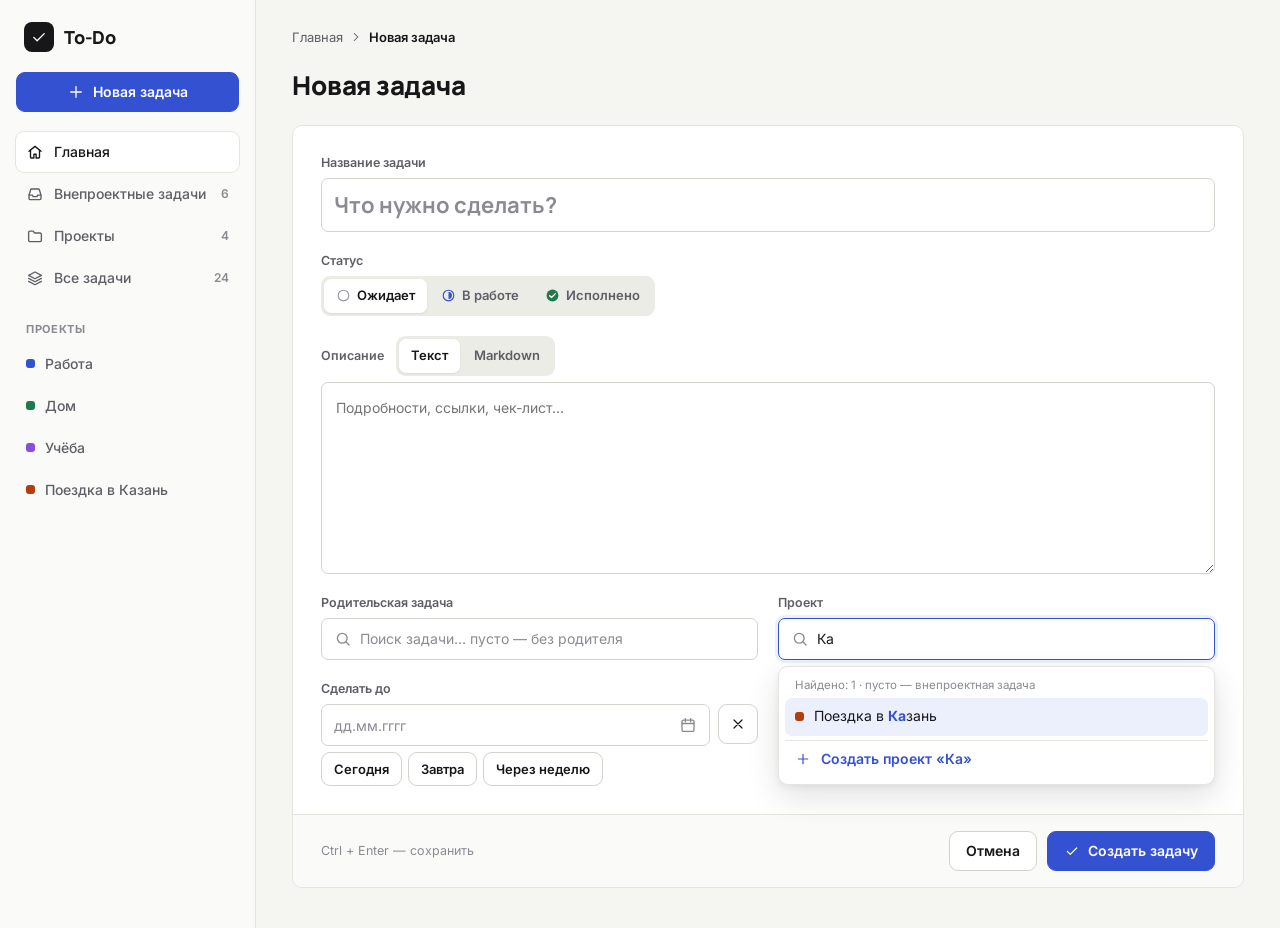
<file: todo-design/screens/task-new.html>
<!doctype html>
<html lang="ru">
<head>
<meta charset="utf-8">
<meta name="viewport" content="width=device-width, initial-scale=1">
<title>Новая задача — To-Do</title>
<link rel="preconnect" href="https://fonts.googleapis.com"><link href="https://fonts.googleapis.com/css2?family=Inter:wght@400;500;600;700&amp;family=Manrope:wght@600;700;800&amp;display=swap" rel="stylesheet">
<link rel="stylesheet" href="../styles.css">
</head>
<body>
<div class="app">
<aside class="side">
<div class="brand"><span class="logo"><svg class="ic" width="18" height="18" viewBox="0 0 24 24" fill="none" stroke="currentColor" stroke-width="1.8" stroke-linecap="round" stroke-linejoin="round" aria-hidden="true"><path d="M5 12.5l4.5 4.5L19 7.5"></path></svg></span>To-Do</div>
<a class="btn pri" href="task-new.html"><svg class="ic" width="18" height="18" viewBox="0 0 24 24" fill="none" stroke="currentColor" stroke-width="1.8" stroke-linecap="round" stroke-linejoin="round" aria-hidden="true"><path d="M12 5v14M5 12h14"></path></svg>Новая задача</a>
<nav class="nav" aria-label="Разделы"><a href="home.html" class="on" aria-current="page"><svg class="ic" width="18" height="18" viewBox="0 0 24 24" fill="none" stroke="currentColor" stroke-width="1.8" stroke-linecap="round" stroke-linejoin="round" aria-hidden="true"><path d="M4 11l8-6.5 8 6.5"></path><path d="M6 9.5V19a1 1 0 0 0 1 1h3.5v-5h3v5H17a1 1 0 0 0 1-1V9.5"></path></svg><span>Главная</span><span class="cnt"></span></a><a href="tasks-no-project.html"><svg class="ic" width="18" height="18" viewBox="0 0 24 24" fill="none" stroke="currentColor" stroke-width="1.8" stroke-linecap="round" stroke-linejoin="round" aria-hidden="true"><path d="M4 13.5l2.2-7.2A1.5 1.5 0 0 1 7.6 5.3h8.8a1.5 1.5 0 0 1 1.4 1l2.2 7.2V18a1.5 1.5 0 0 1-1.5 1.5h-13A1.5 1.5 0 0 1 4 18z"></path><path d="M4 13.5h4.5l1 2h5l1-2H20"></path></svg><span>Внепроектные задачи</span><span class="cnt">6</span></a><a href="projects.html"><svg class="ic" width="18" height="18" viewBox="0 0 24 24" fill="none" stroke="currentColor" stroke-width="1.8" stroke-linecap="round" stroke-linejoin="round" aria-hidden="true"><path d="M3.5 7.5a2 2 0 0 1 2-2h4l2 2.5h7a2 2 0 0 1 2 2v7.5a2 2 0 0 1-2 2h-13a2 2 0 0 1-2-2z"></path></svg><span>Проекты</span><span class="cnt">4</span></a><a href="all-tasks.html"><svg class="ic" width="18" height="18" viewBox="0 0 24 24" fill="none" stroke="currentColor" stroke-width="1.8" stroke-linecap="round" stroke-linejoin="round" aria-hidden="true"><path d="M12 4l8.5 4.5L12 13 3.5 8.5z"></path><path d="M3.5 12.5L12 17l8.5-4.5"></path><path d="M3.5 16.5L12 21l8.5-4.5"></path></svg><span>Все задачи</span><span class="cnt">24</span></a></nav>
<div class="nav"><div class="navh">Проекты</div><a href="projects.html"><span class="dot" style="background:#3451D1"></span><span>Работа</span></a><a href="projects.html"><span class="dot" style="background:#1D7A4C"></span><span>Дом</span></a><a href="projects.html"><span class="dot" style="background:#8A4FD8"></span><span>Учёба</span></a><a href="projects.html"><span class="dot" style="background:#B23F0B"></span><span>Поездка в Казань</span></a></div>
</aside>
<main class="main">
<nav class="crumbs" aria-label="Путь"><a href="home.html">Главная</a><svg class="ic" width="14" height="14" viewBox="0 0 24 24" fill="none" stroke="currentColor" stroke-width="1.8" stroke-linecap="round" stroke-linejoin="round" aria-hidden="true"><path d="M9 6l6 6-6 6"></path></svg><span style="color:var(--ink);font-weight:600">Новая задача</span></nav>
<div class="head"><h1>Новая задача</h1></div>
<form class="card" style="max-width:980px" onsubmit="return false">
<div class="form">
<div class="field full"><label>Название задачи</label><label class="input title-in"><input type="text" placeholder="Что нужно сделать?" aria-label="Название задачи"></label></div>
<div class="field full"><span class="lbl">Статус</span><div><div class="seg" role="group" aria-label="Статус"><button type="button" class="on"><svg width="15" height="15" viewBox="0 0 24 24" aria-hidden="true"><circle cx="12" cy="12" r="8.5" stroke="#9A9BA2" stroke-width="1.8" fill="none"></circle></svg>Ожидает</button><button type="button"><svg width="15" height="15" viewBox="0 0 24 24" aria-hidden="true"><circle cx="12" cy="12" r="8.5" stroke="#3451D1" stroke-width="1.8" fill="none"></circle><path d="M12 6.5a5.5 5.5 0 0 1 0 11z" fill="#3451D1"></path></svg>В работе</button><button type="button"><svg width="15" height="15" viewBox="0 0 24 24" aria-hidden="true"><circle cx="12" cy="12" r="9.5" fill="#1D7A4C"></circle><path d="M7.5 12.3l3 3 6-6.3" stroke="#fff" stroke-width="2.2" fill="none" stroke-linecap="round" stroke-linejoin="round"></path></svg>Исполнено</button></div></div></div>
<div class="field full"><div style="display:flex;align-items:center;gap:12px"><span class="lbl">Описание</span><div class="seg" role="group" aria-label="Формат"><button class="on" type="button">Текст</button><button type="button">Markdown</button></div></div>
<div class="editor"><textarea aria-label="Описание" placeholder="Подробности, ссылки, чек-лист…" style="font-family:Inter,sans-serif"></textarea></div></div>
<div class="field"><label>Родительская задача</label><label class="input"><svg class="ic" width="18" height="18" viewBox="0 0 24 24" fill="none" stroke="currentColor" stroke-width="1.8" stroke-linecap="round" stroke-linejoin="round" aria-hidden="true"><circle cx="11" cy="11" r="6.5"></circle><path d="M20 20l-4.2-4.2"></path></svg><input type="text" placeholder="Поиск задачи… пусто — без родителя" aria-label="Родительская задача"></label></div>
<div class="field"><label>Проект</label><div class="dd"><label class="input focus"><svg class="ic" width="18" height="18" viewBox="0 0 24 24" fill="none" stroke="currentColor" stroke-width="1.8" stroke-linecap="round" stroke-linejoin="round" aria-hidden="true"><circle cx="11" cy="11" r="6.5"></circle><path d="M20 20l-4.2-4.2"></path></svg><input type="text" value="Ка" aria-label="Проект"></label>
<div class="menu" role="listbox" aria-label="Проекты"><div class="hint">Найдено: 1 · пусто — внепроектная задача</div>
<div class="mi hl" role="option" aria-selected="true"><span class="dot" style="background:#B23F0B"></span><span>Поездка в <mark>Ка</mark>зань</span></div>
<div class="mi new" role="option"><svg class="ic" width="16" height="16" viewBox="0 0 24 24" fill="none" stroke="currentColor" stroke-width="1.8" stroke-linecap="round" stroke-linejoin="round" aria-hidden="true"><path d="M12 5v14M5 12h14"></path></svg>Создать проект «Ка»</div></div></div></div>
<div class="field"><label>Сделать до</label><div style="display:flex;gap:8px"><label class="input" style="flex:1"><input type="text" placeholder="дд.мм.гггг" aria-label="Сделать до"><svg class="ic" width="18" height="18" viewBox="0 0 24 24" fill="none" stroke="currentColor" stroke-width="1.8" stroke-linecap="round" stroke-linejoin="round" aria-hidden="true"><rect x="4" y="5.5" width="16" height="15" rx="2"></rect><path d="M4 10h16M8.5 3.5v4M15.5 3.5v4"></path></svg></label><button class="btn icon" type="button" aria-label="Без даты"><svg class="ic" width="16" height="16" viewBox="0 0 24 24" fill="none" stroke="currentColor" stroke-width="1.8" stroke-linecap="round" stroke-linejoin="round" aria-hidden="true"><path d="M6 6l12 12M18 6L6 18"></path></svg></button></div>
<div style="display:flex;gap:6px;flex-wrap:wrap"><button class="btn sm" type="button">Сегодня</button><button class="btn sm" type="button">Завтра</button><button class="btn sm" type="button">Через неделю</button></div></div>
<div class="field"><label>Метки</label><div class="tagbox"><input type="text" placeholder="Метка, Enter — добавить" aria-label="Добавить метку"></div>
<div style="display:flex;gap:6px;flex-wrap:wrap;align-items:center"><span style="font-size:12px;color:var(--faint)">Часто:</span><span class="chip hot">срочно</span><span class="chip">идея</span><span class="chip">звонок</span></div></div>
</div>
<div class="foot"><span style="font-size:12.5px;color:var(--faint)">Ctrl + Enter — сохранить</span><div class="sp"></div>
<a class="btn" href="home.html">Отмена</a><a class="btn pri" href="task-card.html"><svg class="ic" width="16" height="16" viewBox="0 0 24 24" fill="none" stroke="currentColor" stroke-width="1.8" stroke-linecap="round" stroke-linejoin="round" aria-hidden="true"><path d="M5 12.5l4.5 4.5L19 7.5"></path></svg>Создать задачу</a></div>
</form>
</main>
</div>
</body>
</html>
</file>
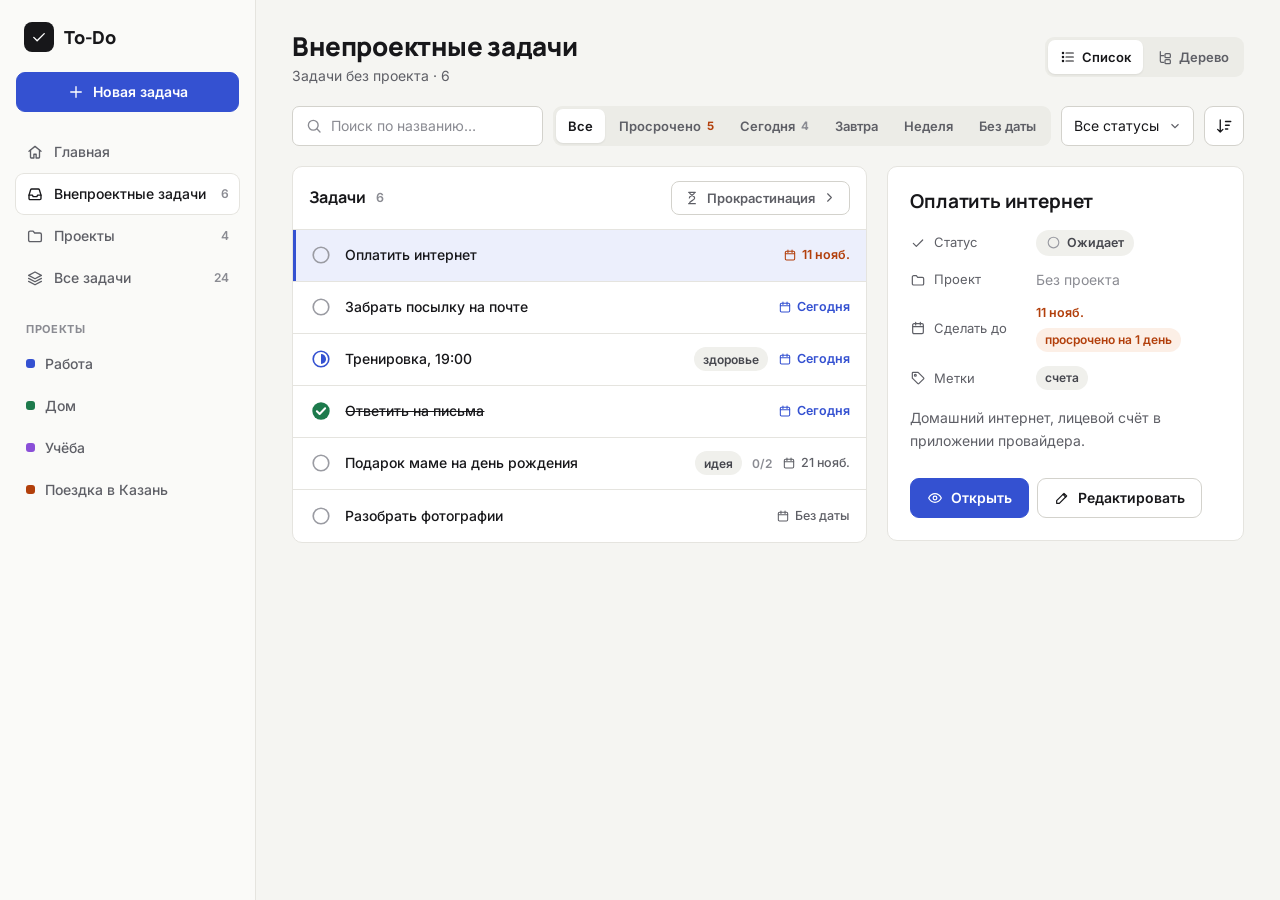
<file: todo-design/screens/tasks-no-project.html>
<!doctype html>
<html lang="ru">
<head>
<meta charset="utf-8">
<meta name="viewport" content="width=device-width, initial-scale=1">
<title>Внепроектные задачи — To-Do</title>
<link rel="preconnect" href="https://fonts.googleapis.com"><link href="https://fonts.googleapis.com/css2?family=Inter:wght@400;500;600;700&amp;family=Manrope:wght@600;700;800&amp;display=swap" rel="stylesheet">
<link rel="stylesheet" href="../styles.css">
</head>
<body>
<div class="app">
<aside class="side">
<div class="brand"><span class="logo"><svg class="ic" width="18" height="18" viewBox="0 0 24 24" fill="none" stroke="currentColor" stroke-width="1.8" stroke-linecap="round" stroke-linejoin="round" aria-hidden="true"><path d="M5 12.5l4.5 4.5L19 7.5"></path></svg></span>To-Do</div>
<a class="btn pri" href="task-new.html"><svg class="ic" width="18" height="18" viewBox="0 0 24 24" fill="none" stroke="currentColor" stroke-width="1.8" stroke-linecap="round" stroke-linejoin="round" aria-hidden="true"><path d="M12 5v14M5 12h14"></path></svg>Новая задача</a>
<nav class="nav" aria-label="Разделы"><a href="home.html"><svg class="ic" width="18" height="18" viewBox="0 0 24 24" fill="none" stroke="currentColor" stroke-width="1.8" stroke-linecap="round" stroke-linejoin="round" aria-hidden="true"><path d="M4 11l8-6.5 8 6.5"></path><path d="M6 9.5V19a1 1 0 0 0 1 1h3.5v-5h3v5H17a1 1 0 0 0 1-1V9.5"></path></svg><span>Главная</span><span class="cnt"></span></a><a href="tasks-no-project.html" class="on" aria-current="page"><svg class="ic" width="18" height="18" viewBox="0 0 24 24" fill="none" stroke="currentColor" stroke-width="1.8" stroke-linecap="round" stroke-linejoin="round" aria-hidden="true"><path d="M4 13.5l2.2-7.2A1.5 1.5 0 0 1 7.6 5.3h8.8a1.5 1.5 0 0 1 1.4 1l2.2 7.2V18a1.5 1.5 0 0 1-1.5 1.5h-13A1.5 1.5 0 0 1 4 18z"></path><path d="M4 13.5h4.5l1 2h5l1-2H20"></path></svg><span>Внепроектные задачи</span><span class="cnt">6</span></a><a href="projects.html"><svg class="ic" width="18" height="18" viewBox="0 0 24 24" fill="none" stroke="currentColor" stroke-width="1.8" stroke-linecap="round" stroke-linejoin="round" aria-hidden="true"><path d="M3.5 7.5a2 2 0 0 1 2-2h4l2 2.5h7a2 2 0 0 1 2 2v7.5a2 2 0 0 1-2 2h-13a2 2 0 0 1-2-2z"></path></svg><span>Проекты</span><span class="cnt">4</span></a><a href="all-tasks.html"><svg class="ic" width="18" height="18" viewBox="0 0 24 24" fill="none" stroke="currentColor" stroke-width="1.8" stroke-linecap="round" stroke-linejoin="round" aria-hidden="true"><path d="M12 4l8.5 4.5L12 13 3.5 8.5z"></path><path d="M3.5 12.5L12 17l8.5-4.5"></path><path d="M3.5 16.5L12 21l8.5-4.5"></path></svg><span>Все задачи</span><span class="cnt">24</span></a></nav>
<div class="nav"><div class="navh">Проекты</div><a href="projects.html"><span class="dot" style="background:#3451D1"></span><span>Работа</span></a><a href="projects.html"><span class="dot" style="background:#1D7A4C"></span><span>Дом</span></a><a href="projects.html"><span class="dot" style="background:#8A4FD8"></span><span>Учёба</span></a><a href="projects.html"><span class="dot" style="background:#B23F0B"></span><span>Поездка в Казань</span></a></div>
</aside>
<main class="main">
<div class="head"><div><h1>Внепроектные задачи</h1><div class="sub">Задачи без проекта · 6</div></div><div class="sp"></div>
<div class="seg" role="group" aria-label="Вид"><button class="on" type="button"><svg class="ic" width="16" height="16" viewBox="0 0 24 24" fill="none" stroke="currentColor" stroke-width="1.8" stroke-linecap="round" stroke-linejoin="round" aria-hidden="true"><path d="M9 6h11M9 12h11M9 18h11"></path><circle cx="4.5" cy="6" r="1"></circle><circle cx="4.5" cy="12" r="1"></circle><circle cx="4.5" cy="18" r="1"></circle></svg>Список</button><button type="button"><svg class="ic" width="16" height="16" viewBox="0 0 24 24" fill="none" stroke="currentColor" stroke-width="1.8" stroke-linecap="round" stroke-linejoin="round" aria-hidden="true"><path d="M5 4v14a2 2 0 0 0 2 2h3M5 10h5"></path><rect x="12" y="7" width="8" height="6" rx="1.5"></rect><rect x="12" y="16" width="8" height="6" rx="1.5"></rect></svg>Дерево</button></div></div>
<div class="toolbar">
<label class="input"><svg class="ic" width="18" height="18" viewBox="0 0 24 24" fill="none" stroke="currentColor" stroke-width="1.8" stroke-linecap="round" stroke-linejoin="round" aria-hidden="true"><circle cx="11" cy="11" r="6.5"></circle><path d="M20 20l-4.2-4.2"></path></svg><input type="text" placeholder="Поиск по названию…" aria-label="Поиск"></label>
<div class="seg" role="group" aria-label="Срок"><button class="on" type="button">Все</button><button type="button">Просрочено <span class="n hot">5</span></button><button type="button">Сегодня <span class="n">4</span></button><button type="button">Завтра</button><button type="button">Неделя</button><button type="button">Без даты</button></div>
<select class="select" aria-label="Статус"><option>Все статусы</option><option>Ожидает</option><option>В работе</option><option>Исполнено</option></select>

<button class="btn icon" type="button" aria-label="Сортировка: по сроку" title="Сортировка: по сроку ↑ / ↓, по названию"><svg class="ic" width="18" height="18" viewBox="0 0 24 24" fill="none" stroke="currentColor" stroke-width="1.8" stroke-linecap="round" stroke-linejoin="round" aria-hidden="true"><path d="M7 4v16M3.5 16.5L7 20l3.5-3.5M14 6h7M14 11h5M14 16h3"></path></svg></button>
</div>
<div class="split">
<div class="card list">
<div class="lhead"><h2>Задачи</h2><span class="c">6</span><div class="sp"></div><button class="ptog" type="button" aria-expanded="false"><svg class="ic" width="16" height="16" viewBox="0 0 24 24" fill="none" stroke="currentColor" stroke-width="1.8" stroke-linecap="round" stroke-linejoin="round" aria-hidden="true"><path d="M7 3.5h10M7 20.5h10M8 3.5c0 4.5 8 4.5 8 8.5s-8 4-8 8.5M16 3.5c0 4.5-8 4.5-8 8.5"></path></svg>Прокрастинация<svg class="ic" width="15" height="15" viewBox="0 0 24 24" fill="none" stroke="currentColor" stroke-width="1.8" stroke-linecap="round" stroke-linejoin="round" aria-hidden="true"><path d="M9 6l6 6-6 6"></path></svg></button></div>
<div class="trow sel st-w" style="padding-left:16px"><button class="st" type="button" aria-label="Статус «Ожидает»: Оплатить интернет" title="Ожидает — нажмите, чтобы сменить"><svg width="22" height="22" viewBox="0 0 24 24" aria-hidden="true"><circle cx="12" cy="12" r="8.5" stroke="#9A9BA2" stroke-width="1.8" fill="none"></circle></svg></button><a class="t" href="task-card.html" style="color:inherit">Оплатить интернет</a><span class="meta"><span class="date od"><svg class="ic" width="14" height="14" viewBox="0 0 24 24" fill="none" stroke="currentColor" stroke-width="1.8" stroke-linecap="round" stroke-linejoin="round" aria-hidden="true"><rect x="4" y="5.5" width="16" height="15" rx="2"></rect><path d="M4 10h16M8.5 3.5v4M15.5 3.5v4"></path></svg>11 нояб.</span></span></div><div class="trow st-w" style="padding-left:16px"><button class="st" type="button" aria-label="Статус «Ожидает»: Забрать посылку на почте" title="Ожидает — нажмите, чтобы сменить"><svg width="22" height="22" viewBox="0 0 24 24" aria-hidden="true"><circle cx="12" cy="12" r="8.5" stroke="#9A9BA2" stroke-width="1.8" fill="none"></circle></svg></button><a class="t" href="task-card.html" style="color:inherit">Забрать посылку на почте</a><span class="meta"><span class="date today"><svg class="ic" width="14" height="14" viewBox="0 0 24 24" fill="none" stroke="currentColor" stroke-width="1.8" stroke-linecap="round" stroke-linejoin="round" aria-hidden="true"><rect x="4" y="5.5" width="16" height="15" rx="2"></rect><path d="M4 10h16M8.5 3.5v4M15.5 3.5v4"></path></svg>Сегодня</span></span></div><div class="trow st-p" style="padding-left:16px"><button class="st" type="button" aria-label="Статус «В работе»: Тренировка, 19:00" title="В работе — нажмите, чтобы сменить"><svg width="22" height="22" viewBox="0 0 24 24" aria-hidden="true"><circle cx="12" cy="12" r="8.5" stroke="#3451D1" stroke-width="1.8" fill="none"></circle><path d="M12 6.5a5.5 5.5 0 0 1 0 11z" fill="#3451D1"></path></svg></button><a class="t" href="task-card.html" style="color:inherit">Тренировка, 19:00</a><span class="meta"><span class="chip">здоровье</span><span class="date today"><svg class="ic" width="14" height="14" viewBox="0 0 24 24" fill="none" stroke="currentColor" stroke-width="1.8" stroke-linecap="round" stroke-linejoin="round" aria-hidden="true"><rect x="4" y="5.5" width="16" height="15" rx="2"></rect><path d="M4 10h16M8.5 3.5v4M15.5 3.5v4"></path></svg>Сегодня</span></span></div><div class="trow st-d" style="padding-left:16px"><button class="st" type="button" aria-label="Статус «Исполнено»: Ответить на письма" title="Исполнено — нажмите, чтобы сменить"><svg width="22" height="22" viewBox="0 0 24 24" aria-hidden="true"><circle cx="12" cy="12" r="9.5" fill="#1D7A4C"></circle><path d="M7.5 12.3l3 3 6-6.3" stroke="#fff" stroke-width="2.2" fill="none" stroke-linecap="round" stroke-linejoin="round"></path></svg></button><a class="t" href="task-card.html" style="color:inherit">Ответить на письма</a><span class="meta"><span class="date today"><svg class="ic" width="14" height="14" viewBox="0 0 24 24" fill="none" stroke="currentColor" stroke-width="1.8" stroke-linecap="round" stroke-linejoin="round" aria-hidden="true"><rect x="4" y="5.5" width="16" height="15" rx="2"></rect><path d="M4 10h16M8.5 3.5v4M15.5 3.5v4"></path></svg>Сегодня</span></span></div><div class="trow st-w" style="padding-left:16px"><button class="st" type="button" aria-label="Статус «Ожидает»: Подарок маме на день рождения" title="Ожидает — нажмите, чтобы сменить"><svg width="22" height="22" viewBox="0 0 24 24" aria-hidden="true"><circle cx="12" cy="12" r="8.5" stroke="#9A9BA2" stroke-width="1.8" fill="none"></circle></svg></button><a class="t" href="task-card.html" style="color:inherit">Подарок маме на день рождения</a><span class="meta"><span class="chip">идея</span><span class="sub-n">0/2</span><span class="date "><svg class="ic" width="14" height="14" viewBox="0 0 24 24" fill="none" stroke="currentColor" stroke-width="1.8" stroke-linecap="round" stroke-linejoin="round" aria-hidden="true"><rect x="4" y="5.5" width="16" height="15" rx="2"></rect><path d="M4 10h16M8.5 3.5v4M15.5 3.5v4"></path></svg>21 нояб.</span></span></div><div class="trow st-w" style="padding-left:16px"><button class="st" type="button" aria-label="Статус «Ожидает»: Разобрать фотографии" title="Ожидает — нажмите, чтобы сменить"><svg width="22" height="22" viewBox="0 0 24 24" aria-hidden="true"><circle cx="12" cy="12" r="8.5" stroke="#9A9BA2" stroke-width="1.8" fill="none"></circle></svg></button><a class="t" href="task-card.html" style="color:inherit">Разобрать фотографии</a><span class="meta"><span class="date "><svg class="ic" width="14" height="14" viewBox="0 0 24 24" fill="none" stroke="currentColor" stroke-width="1.8" stroke-linecap="round" stroke-linejoin="round" aria-hidden="true"><rect x="4" y="5.5" width="16" height="15" rx="2"></rect><path d="M4 10h16M8.5 3.5v4M15.5 3.5v4"></path></svg>Без даты</span></span></div></div>
<div class="card peek" style="padding:22px;display:flex;flex-direction:column;gap:16px">
<h2 style="margin:0;font-size:19px;line-height:1.3">Оплатить интернет</h2>
<div class="kv" style="grid-template-columns:110px minmax(0,1fr)">
<div class="k"><svg class="ic" width="16" height="16" viewBox="0 0 24 24" fill="none" stroke="currentColor" stroke-width="1.8" stroke-linecap="round" stroke-linejoin="round" aria-hidden="true"><path d="M5 12.5l4.5 4.5L19 7.5"></path></svg>Статус</div><div class="v"><span class="stchip w"><svg width="15" height="15" viewBox="0 0 24 24" aria-hidden="true"><circle cx="12" cy="12" r="8.5" stroke="#9A9BA2" stroke-width="1.8" fill="none"></circle></svg>Ожидает</span></div>
<div class="k"><svg class="ic" width="16" height="16" viewBox="0 0 24 24" fill="none" stroke="currentColor" stroke-width="1.8" stroke-linecap="round" stroke-linejoin="round" aria-hidden="true"><path d="M3.5 7.5a2 2 0 0 1 2-2h4l2 2.5h7a2 2 0 0 1 2 2v7.5a2 2 0 0 1-2 2h-13a2 2 0 0 1-2-2z"></path></svg>Проект</div><div class="v"><span style="color:var(--faint)">Без проекта</span></div>
<div class="k"><svg class="ic" width="16" height="16" viewBox="0 0 24 24" fill="none" stroke="currentColor" stroke-width="1.8" stroke-linecap="round" stroke-linejoin="round" aria-hidden="true"><rect x="4" y="5.5" width="16" height="15" rx="2"></rect><path d="M4 10h16M8.5 3.5v4M15.5 3.5v4"></path></svg>Сделать до</div><div class="v"><span class="date od">11 нояб.</span><span class="chip hot">просрочено на 1 день</span></div>
<div class="k"><svg class="ic" width="16" height="16" viewBox="0 0 24 24" fill="none" stroke="currentColor" stroke-width="1.8" stroke-linecap="round" stroke-linejoin="round" aria-hidden="true"><path d="M3.5 12.2V4.5a1 1 0 0 1 1-1h7.7l8.3 8.3a1 1 0 0 1 0 1.4l-7.3 7.3a1 1 0 0 1-1.4 0z"></path><circle cx="8" cy="8" r="1.4"></circle></svg>Метки</div><div class="v"><span class="chip">счета</span></div>
</div>
<div class="md" style="font-size:14px;color:var(--muted)"><p>Домашний интернет, лицевой счёт в приложении провайдера.</p></div>
<div style="display:flex;gap:8px"><a class="btn pri" href="task-card.html"><svg class="ic" width="16" height="16" viewBox="0 0 24 24" fill="none" stroke="currentColor" stroke-width="1.8" stroke-linecap="round" stroke-linejoin="round" aria-hidden="true"><path d="M2.5 12S6 5.5 12 5.5 21.5 12 21.5 12 18 18.5 12 18.5 2.5 12 2.5 12z"></path><circle cx="12" cy="12" r="2.8"></circle></svg>Открыть</a><a class="btn" href="task-edit.html"><svg class="ic" width="16" height="16" viewBox="0 0 24 24" fill="none" stroke="currentColor" stroke-width="1.8" stroke-linecap="round" stroke-linejoin="round" aria-hidden="true"><path d="M4 20h4L19 9l-4-4L4 16z"></path><path d="M13.5 6.5l4 4"></path></svg>Редактировать</a></div>
</div>
</div>
</main>
</div>
</body>
</html>
</file>
<file: todo-design/styles.css>
body{margin:0}
*{box-sizing:border-box}
:root{--bg:#F5F5F2;--surface:#FFFFFF;--surface-2:#FAFAF8;--ink:#17171A;--muted:#5E5F66;--faint:#8A8B92;--line:#E5E4DF;--line-strong:#D3D2CC;--accent:#3451D1;--accent-ink:#FFFFFF;--accent-soft:#ECEFFC;--accent-line:#C9D1F5;--warn:#B23F0B;--warn-soft:#FCEFE6;--ok:#1D7A4C;--ok-soft:#E6F4EC;--radius:10px;--radius-sm:7px}
.app{display:flex;flex-wrap:wrap;min-height:100vh;background:var(--bg);color:var(--ink);font-family:Inter,system-ui,sans-serif;font-size:14px;line-height:1.45}
h1,h2,h3,.brand{font-family:Manrope,Inter,sans-serif;letter-spacing:-.01em}
a{color:var(--accent);text-decoration:none}a:hover{color:#2238A6}
.ic{flex:none;display:block}
/* sidebar */
.side{flex:1 1 256px;display:flex;flex-direction:column;gap:20px;padding:22px 16px;border-right:1px solid var(--line);background:var(--surface-2)}
.brand{display:flex;align-items:center;gap:10px;font-weight:800;font-size:18px;color:var(--ink);padding:0 8px}
.logo{width:30px;height:30px;border-radius:8px;background:var(--ink);color:#fff;display:flex;align-items:center;justify-content:center}
.nav{display:flex;flex-direction:column;gap:2px}
.nav a{display:flex;align-items:center;gap:10px;padding:9px 10px;border-radius:8px;color:var(--muted);font-weight:500;min-height:40px}
.nav a:hover{background:#EFEFEB;color:var(--ink)}
.nav a.on{background:var(--surface);color:var(--ink);box-shadow:0 0 0 1px var(--line)}
.nav .cnt{margin-left:auto;font-size:12px;color:var(--faint);font-weight:600}
.nav .cnt.hot{color:var(--warn)}
.navh{font-size:11px;font-weight:700;letter-spacing:.06em;text-transform:uppercase;color:var(--faint);padding:0 10px;margin:4px 0}
.dot{width:9px;height:9px;border-radius:3px;flex:none;display:inline-block}
/* main */
.main{flex:999 1 560px;min-width:0;padding:28px 36px 40px;display:flex;flex-direction:column;gap:20px}
.head{display:flex;flex-wrap:wrap;align-items:center;gap:12px}
.head h1{margin:0;font-size:26px;font-weight:800}
.head .sub{color:var(--muted);font-size:14px}
.sp{flex:1}
/* buttons */
.btn{display:inline-flex;align-items:center;justify-content:center;gap:8px;height:40px;padding:0 16px;border-radius:9px;border:1px solid var(--line-strong);background:var(--surface);color:var(--ink);font:inherit;font-weight:600;cursor:pointer;white-space:nowrap}
.btn:hover{background:#F2F2EE;color:var(--ink)}
.btn.pri{background:var(--accent);border-color:var(--accent);color:#fff}
.btn.pri:hover{background:#2840B3;color:#fff}
.btn.ghost{border-color:transparent;background:transparent;color:var(--muted)}
.btn.danger{color:var(--warn);border-color:transparent;background:transparent}
.btn.sm{height:34px;padding:0 12px;font-size:13px}
.btn.icon{width:40px;padding:0}
/* inputs */
.field{display:flex;flex-direction:column;gap:6px;min-width:0}
.field>label:not(.input),.lbl{font-size:12.5px;font-weight:600;color:var(--muted)}
.input{display:flex;align-items:center;gap:8px;height:42px;padding:0 12px;border:1px solid var(--line-strong);border-radius:var(--radius-sm);background:var(--surface);color:var(--faint);min-width:0}
.input input{border:0;outline:0;background:transparent;font:inherit;color:var(--ink);flex:1;min-width:0;height:100%;padding:0}
.input input::placeholder{color:var(--faint)}
.input.focus{border-color:var(--accent);box-shadow:0 0 0 3px var(--accent-soft)}
.select{appearance:none;height:40px;padding:0 34px 0 12px;border:1px solid var(--line-strong);border-radius:var(--radius-sm);background:var(--surface) url("data:image/svg+xml,%3Csvg xmlns='http://www.w3.org/2000/svg' width='14' height='14' viewBox='0 0 24 24' fill='none' stroke='%235E5F66' stroke-width='2'%3E%3Cpath d='M6 9l6 6 6-6'/%3E%3C/svg%3E") no-repeat right 11px center;font:inherit;color:var(--ink)}
.seg{display:inline-flex;padding:3px;border-radius:9px;background:#ECECE7;gap:2px}
.seg button,.seg a{display:inline-flex;align-items:center;gap:6px;height:34px;padding:0 12px;border:0;border-radius:7px;background:transparent;font:inherit;font-weight:600;font-size:13px;color:var(--muted);cursor:pointer}
.seg .on{background:var(--surface);color:var(--ink);box-shadow:0 1px 2px rgba(0,0,0,.08)}
.seg .n{font-size:11.5px;color:var(--faint);font-weight:700}
.seg .on .n.hot,.seg .n.hot{color:var(--warn)}
/* cards / lists */
.card{background:var(--surface);border:1px solid var(--line);border-radius:var(--radius)}
.toolbar{display:flex;flex-wrap:wrap;align-items:center;gap:10px}
.toolbar .input{flex:1 1 200px;height:40px}
.split{display:flex;flex-wrap:wrap;gap:20px;align-items:flex-start}
.split>.list{flex:3 1 520px;min-width:0;overflow:hidden}
.split>.peek{flex:2 1 320px;min-width:0}
.trow{display:flex;align-items:center;gap:12px;padding:0 16px;min-height:52px;border-bottom:1px solid var(--line);color:var(--ink)}
.trow:last-child{border-bottom:0}
.trow:hover{background:#FAFAF7}
.trow.sel{background:var(--accent-soft);box-shadow:inset 3px 0 0 var(--accent)}
.trow .t{flex:1;min-width:0;white-space:nowrap;overflow:hidden;text-overflow:ellipsis;font-weight:500}
.trow.done .t{color:var(--faint);text-decoration:line-through}
.trow .tw{width:18px;display:flex;justify-content:center;color:var(--faint);flex:none}
.cb{appearance:none;width:20px;height:20px;border-radius:6px;border:1.6px solid var(--line-strong);background:var(--surface);flex:none;margin:0;display:grid;place-content:center;cursor:pointer}
.cb:checked{background:var(--accent) url("data:image/svg+xml,%3Csvg xmlns='http://www.w3.org/2000/svg' viewBox='0 0 24 24' fill='none' stroke='white' stroke-width='3' stroke-linecap='round' stroke-linejoin='round'%3E%3Cpath d='M5 12.5l4.5 4.5L19 7.5'/%3E%3C/svg%3E") center/14px no-repeat;border-color:var(--accent)}
.cb.round{border-radius:50%}
.cb.round:checked{background-color:var(--ok);border-color:var(--ok)}
.date{display:inline-flex;align-items:center;gap:5px;font-size:12.5px;color:var(--muted);white-space:nowrap;font-weight:500}
.date.od{color:var(--warn);font-weight:600}
.date.today{color:var(--accent);font-weight:600}
.proj{display:inline-flex;align-items:center;gap:6px;font-size:12.5px;color:var(--muted);white-space:nowrap}
.chip{display:inline-flex;align-items:center;gap:5px;height:24px;padding:0 9px;border-radius:999px;background:#F0F0EC;color:#45464D;font-size:12px;font-weight:600;white-space:nowrap}
.chip.hot{background:var(--warn-soft);color:var(--warn)}
.chip.blue{background:var(--accent-soft);color:#2840B3}
.chip .x{display:inline-flex;color:inherit;opacity:.7}
.meta{display:flex;align-items:center;gap:10px;flex:none}
.sub-n{font-size:12px;color:var(--faint);font-weight:600;white-space:nowrap}
/* key/value grid */
.kv{display:grid;grid-template-columns:190px minmax(0,1fr);gap:14px 16px;align-items:center}
.kv .k{display:flex;align-items:center;gap:8px;color:var(--muted);font-size:13px}
.kv .v{display:flex;flex-wrap:wrap;gap:6px;align-items:center;min-width:0}
.md{font-size:15px;line-height:1.65;color:#2A2B30}
.md p{margin:0 0 10px}.md ul{margin:0 0 10px;padding-left:20px}.md li{margin:3px 0}
.md h3{font-size:16px;margin:14px 0 6px}
.md code{font-family:ui-monospace,Menlo,monospace;font-size:13px;background:#F0F0EC;padding:1px 5px;border-radius:5px}
.sec{font-size:12px;font-weight:700;letter-spacing:.06em;text-transform:uppercase;color:var(--faint);margin:0}
.crumbs{display:flex;flex-wrap:wrap;align-items:center;gap:6px;color:var(--muted);font-size:13px}
.crumbs a{color:var(--muted)}.crumbs a:hover{color:var(--ink)}
/* dropdown */
.dd{position:relative}
.menu{position:absolute;left:0;right:0;top:calc(100% + 6px);background:var(--surface);border:1px solid var(--line);border-radius:10px;box-shadow:0 12px 32px rgba(20,20,30,.12),0 2px 6px rgba(20,20,30,.06);padding:6px;z-index:5;display:flex;flex-direction:column;gap:2px}
.menu .mi{display:flex;align-items:center;gap:10px;height:38px;padding:0 10px;border-radius:7px;color:var(--ink);font-size:14px}
.menu .mi.hl{background:var(--accent-soft)}
.menu .mi mark{background:transparent;color:var(--accent);font-weight:700}
.menu .mi.new{color:var(--accent);font-weight:600;border-top:1px solid var(--line);border-radius:0 0 7px 7px;margin-top:2px}
.menu .hint{font-size:11.5px;color:var(--faint);padding:4px 10px 2px}
/* form */
.form{display:grid;grid-template-columns:repeat(2,minmax(0,1fr));gap:20px 20px;padding:28px}
.form .full{grid-column:1/-1}
.title-in{font-family:Manrope,Inter,sans-serif;font-size:22px;font-weight:700;height:54px}
.editor{display:flex;flex-wrap:wrap;border:1px solid var(--line-strong);border-radius:var(--radius-sm);overflow:hidden;background:var(--surface)}
.editor textarea{flex:1 1 300px;min-height:190px;border:0;outline:0;resize:vertical;padding:14px;font:14px/1.6 ui-monospace,Menlo,monospace;color:var(--ink);background:transparent}
.editor .pv{flex:1 1 300px;min-height:190px;padding:14px 16px;border-left:1px solid var(--line);background:var(--surface-2)}
.tagbox{display:flex;flex-wrap:wrap;align-items:center;gap:6px;min-height:42px;padding:6px 10px;border:1px solid var(--line-strong);border-radius:var(--radius-sm);background:var(--surface)}
.tagbox input{border:0;outline:0;font:inherit;flex:1 1 140px;min-width:120px;height:28px;color:var(--ink);background:transparent}
.foot{display:flex;flex-wrap:wrap;align-items:center;gap:10px;padding:16px 28px;border-top:1px solid var(--line);background:var(--surface-2);border-radius:0 0 var(--radius) var(--radius)}
/* projects */
.plist{flex:1 1 250px;max-width:300px;padding:8px;display:flex;flex-direction:column;gap:2px}
.plist a{display:flex;align-items:center;gap:10px;min-height:46px;padding:0 12px;border-radius:8px;color:var(--ink);font-weight:500}
.plist a:hover{background:#F6F6F2;color:var(--ink)}
.plist a.on{background:var(--accent-soft);font-weight:700}
.plist .c{margin-left:auto;font-size:12px;color:var(--faint);font-weight:600}
.pbody{flex:3 1 480px;min-width:0;display:flex;flex-direction:column;gap:18px;padding:26px 28px}
.bar{display:flex;flex-wrap:wrap;align-items:center;gap:10px;padding:10px 12px 10px 16px;border-radius:12px;background:var(--ink);color:#fff}
.bar .btn{height:36px;border-color:#3B3C42;background:#26272C;color:#fff}
.bar .btn:hover{background:#34353B;color:#fff}
.bar .btn.pri{background:#fff;color:var(--ink);border-color:#fff}
.progress{height:6px;border-radius:9px;background:#ECECE7;overflow:hidden;flex:1;max-width:160px}
.progress i{display:block;height:100%;background:var(--ok);border-radius:9px}
@media (max-width:720px){.main{padding:20px 16px}.kv{grid-template-columns:1fr}.form{grid-template-columns:1fr;padding:18px}.pbody{padding:18px}}

.st{display:inline-flex;align-items:center;justify-content:center;width:24px;height:24px;border:0;background:none;padding:0;cursor:pointer;flex:none}
.stchip{display:inline-flex;align-items:center;gap:6px;height:26px;padding:0 10px;border-radius:999px;font-size:12.5px;font-weight:600;white-space:nowrap}
.stchip.w{background:#F0F0EC;color:#45464D}.stchip.p{background:var(--accent-soft);color:#2840B3}.stchip.d{background:var(--ok-soft);color:var(--ok)}
.trow.st-d .t{color:var(--faint);text-decoration:line-through}
.lhead{display:flex;flex-wrap:wrap;align-items:center;gap:10px;padding:14px 16px;border-bottom:1px solid var(--line)}
.lhead h2,.lhead h3{margin:0;font-size:16px;font-weight:700}
.lhead .c{font-size:12.5px;color:var(--faint);font-weight:600}
.ptog{display:inline-flex;align-items:center;gap:7px;height:34px;padding:0 12px;border-radius:8px;border:1px solid var(--line-strong);background:var(--surface);font:inherit;font-size:13px;font-weight:600;color:var(--muted);cursor:pointer;white-space:nowrap}
.ptog:hover{color:var(--ink);background:#F6F6F2}
.ptog.on{background:var(--ink);border-color:var(--ink);color:#fff}
.pbar{display:flex;flex-wrap:wrap;align-items:center;gap:8px;padding:10px 12px 10px 16px;background:#202126;color:#fff}
.pbar .btn{height:34px;font-size:13px;border-color:#3B3C42;background:#2C2D33;color:#fff;padding:0 12px}
.pbar .btn:hover{background:#38393F;color:#fff}
.pbar .btn.pri{background:#fff;color:var(--ink);border-color:#fff}
.pbar .muted{color:#B9BAC2;font-size:13px}
.grid2{display:grid;grid-template-columns:repeat(2,minmax(0,1fr));gap:20px}
.widget{display:flex;flex-direction:column;overflow:hidden;min-width:0}
.whead{display:flex;flex-wrap:wrap;align-items:center;gap:10px;padding:16px 18px;border-bottom:1px solid var(--line)}
.whead h2{margin:0;font-size:17px;font-weight:800}
.wicon{width:32px;height:32px;border-radius:9px;display:flex;align-items:center;justify-content:center;flex:none}
.wfoot{display:flex;align-items:center;padding:10px 16px;border-top:1px solid var(--line);font-size:13px;font-weight:600;margin-top:auto}
.stat{display:flex;flex-direction:column;gap:2px;padding:12px 14px;border-radius:9px;background:var(--surface-2);border:1px solid var(--line);flex:1;min-width:110px}
.stat b{font-size:22px;font-family:Manrope,Inter,sans-serif}
.stat span{font-size:12.5px;color:var(--muted);display:flex;align-items:center;gap:6px}
@media (max-width:900px){.grid2{grid-template-columns:1fr}}
</file>
